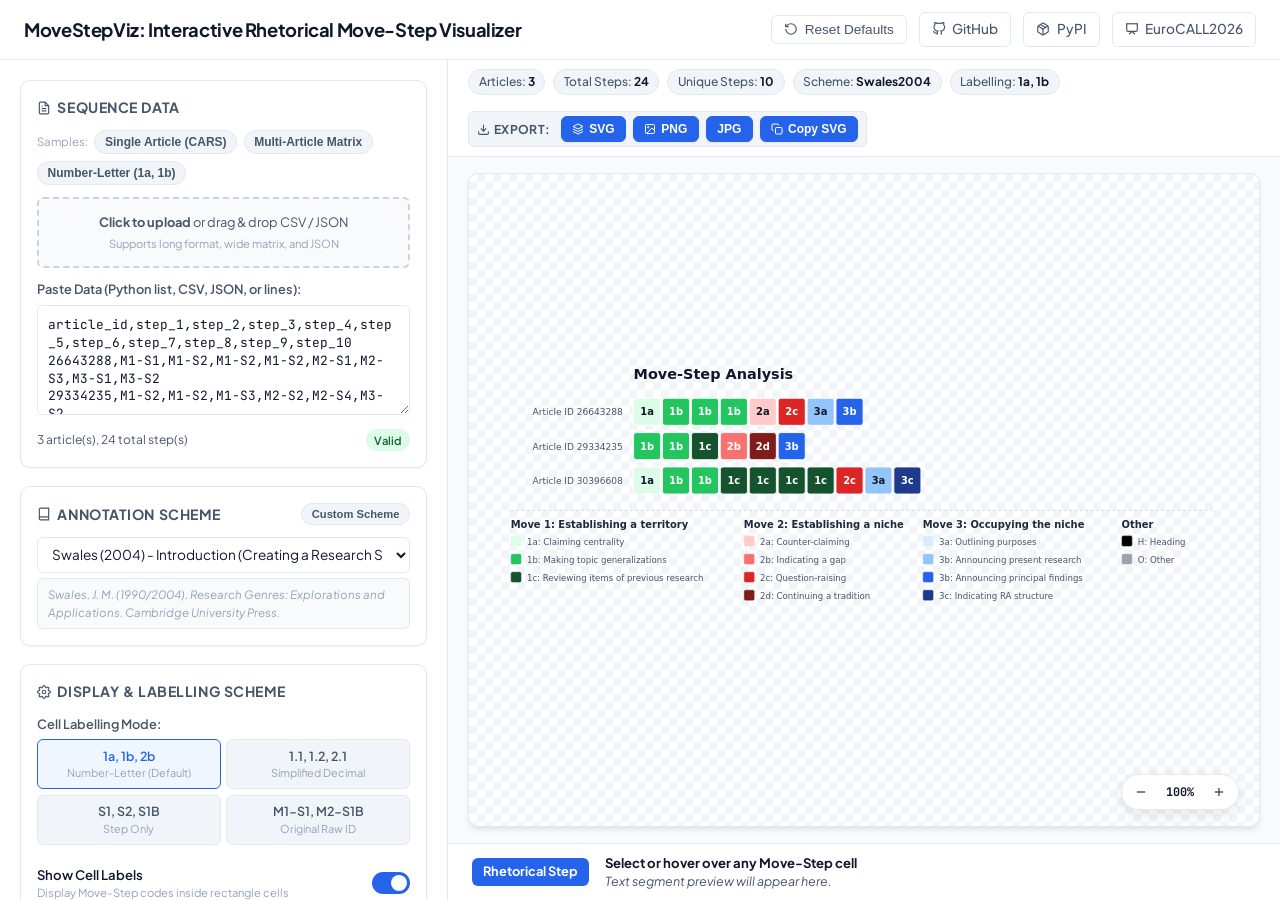
<file: index.html>
<!DOCTYPE html>
<html lang="en">
<head>
  <meta charset="UTF-8">
  <meta http-equiv="refresh" content="0; url=docs/">
  <script>location.replace('docs/' + location.search + location.hash);</script>
  <title>MoveStepViz</title>
</head>
<body>
  <p>Redirecting to <a href="docs/">MoveStepViz</a>...</p>
</body>
</html>
</file>
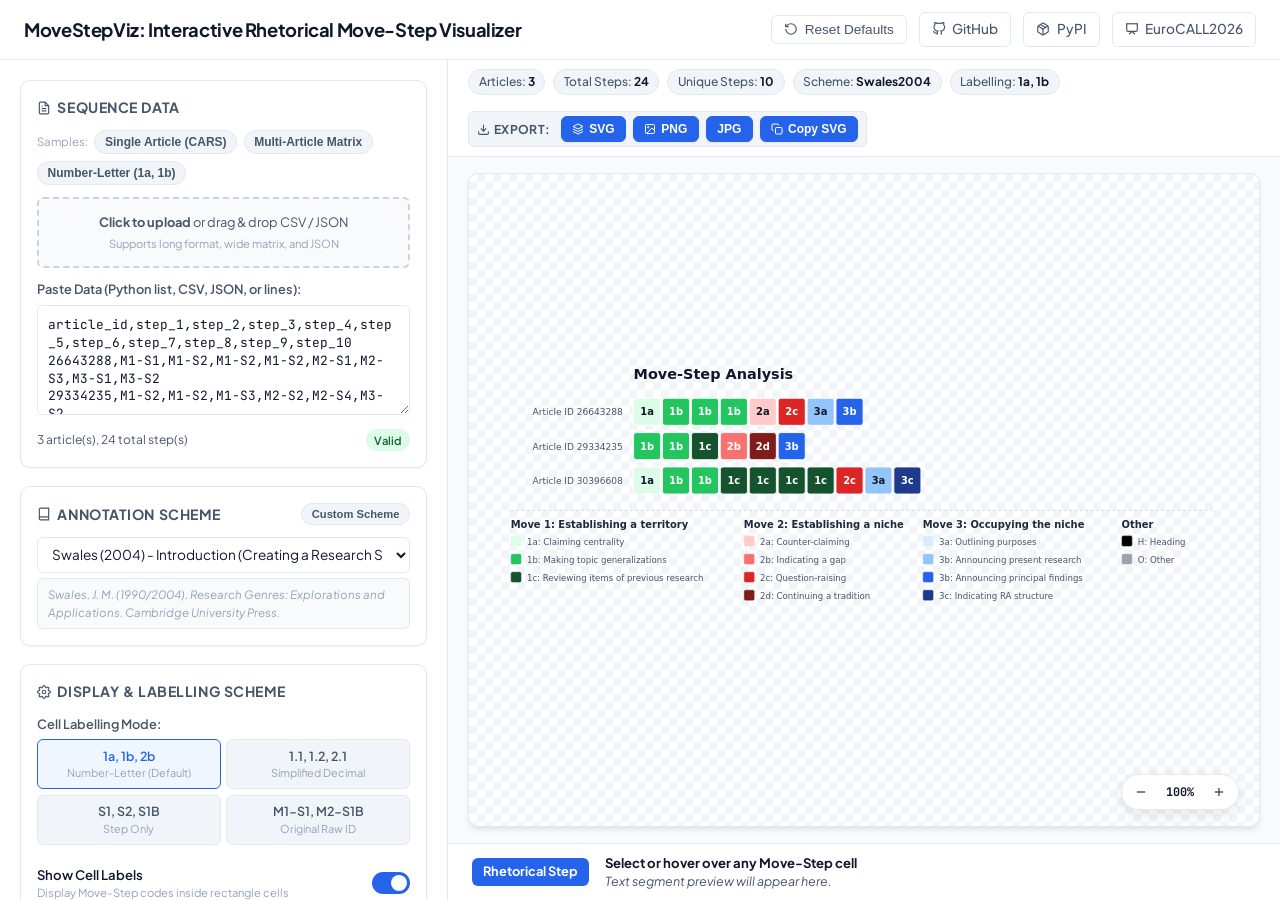
<file: docs/index.html>
<!DOCTYPE html>
<html lang="en">

<head>
  <meta charset="UTF-8">
  <meta name="viewport" content="width=device-width, initial-scale=1.0">
  <title>MoveStepViz - Interactive Rhetorical Move-Step Visualizer</title>
  <meta name="description" content="Interactive browser-based visualization tool for rhetorical move-step analysis.">
  <link rel="stylesheet" href="app.css?v=15">
  <link rel="icon" type="image/png" href="icon.png">
</head>

<body>

  <!-- Header -->
  <header class="app-header">
    <div class="brand">
      <h1 class="brand-title">MoveStepViz: Interactive Rhetorical Move-Step Visualizer</h1>
    </div>
    <div class="header-actions">
      <button class="header-btn" id="btn-reset-defaults" title="Reset all options to default settings">
        <svg width="14" height="14" viewBox="0 0 24 24" fill="none" stroke="currentColor" stroke-width="2">
          <path d="M3 12a9 9 0 1 0 9-9 9.75 9.75 0 0 0-6.74 2.74L3 8" />
          <path d="M3 3v5h5" />
        </svg>
        Reset Defaults
      </button>
      <a class="header-btn" href="https://github.com/charlestklam/movestepviz" target="_blank"
        rel="noopener noreferrer">
        <svg width="14" height="14" viewBox="0 0 24 24" fill="none" stroke="currentColor" stroke-width="2">
          <path
            d="M9 19c-5 1.5-5-2.5-7-3m14 6v-3.87a3.37 3.37 0 0 0-.94-2.61c3.14-.35 6.44-1.54 6.44-7A5.44 5.44 0 0 0 20 4.77 5.07 5.07 0 0 0 19.91 1S18.73.65 16 2.48a13.38 13.38 0 0 0-7 0C6.27.65 5.09 1 5.09 1A5.07 5.07 0 0 0 5 4.77a5.44 5.44 0 0 0-1.5 3.78c0 5.42 3.3 6.61 6.44 7A3.37 3.37 0 0 0 9 18.13V22" />
        </svg>
        GitHub
      </a>
      <a class="header-btn" href="https://pypi.org/project/movestepviz/" target="_blank" rel="noopener noreferrer">
        <svg width="14" height="14" viewBox="0 0 24 24" fill="none" stroke="currentColor" stroke-width="2">
          <path d="m7.5 4.27 9 5.15" />
          <path
            d="M21 8a2 2 0 0 0-1-1.73l-7-4a2 2 0 0 0-2 0l-7 4A2 2 0 0 0 3 8v8a2 2 0 0 0 1 1.73l7 4a2 2 0 0 0 2 0l7-4A2 2 0 0 0 21 16Z" />
          <path d="m3.3 7 8.7 5 8.7-5" />
          <path d="M12 22V12" />
        </svg>
        PyPI
      </a>
      <a class="header-btn" href="https://charles-lam.net/presentations/EuroCALL2026/" target="_blank"
        rel="noopener noreferrer">
        <svg width="14" height="14" viewBox="0 0 24 24" fill="none" stroke="currentColor" stroke-width="2">
          <path d="M2 3h20" />
          <path d="M21 3v11a2 2 0 0 1-2 2H5a2 2 0 0 1-2-2V3" />
          <path d="m7 21 5-5 5 5" />
        </svg>
        EuroCALL2026
      </a>
    </div>
  </header>

  <!-- Main Layout -->
  <div class="app-layout">

    <!-- Sidebar Controls -->
    <aside class="sidebar">

      <!-- Section: Data Input -->
      <section class="panel-section">
        <div class="section-header">
          <h2 class="section-title">
            <svg width="14" height="14" viewBox="0 0 24 24" fill="none" stroke="currentColor" stroke-width="2">
              <path d="M14 2H6a2 2 0 0 0-2 2v16a2 2 0 0 0 2 2h12a2 2 0 0 0 2-2V8z" />
              <polyline points="14 2 14 8 20 8" />
              <line x1="16" y1="13" x2="8" y2="13" />
              <line x1="16" y1="17" x2="8" y2="17" />
              <polyline points="10 9 9 9 8 9" />
            </svg>
            Sequence Data
          </h2>
        </div>

        <!-- Sample Presets -->
        <div class="sample-presets">
          <span style="font-size: 0.72rem; color: var(--text-muted); align-self: center;">Samples:</span>
          <button type="button" class="sample-chip" id="sample-single">Single Article (CARS)</button>
          <button type="button" class="sample-chip" id="sample-multi">Multi-Article Matrix</button>
          <button type="button" class="sample-chip" id="sample-nl">Number-Letter (1a, 1b)</button>
        </div>

        <!-- Dropzone File Upload -->
        <div class="dropzone" id="file-dropzone">
          <input type="file" id="file-input" accept=".csv,.tsv,.json,.txt" style="display:none;">
          <div class="dropzone-text">
            <strong>Click to upload</strong> or drag & drop CSV / JSON
          </div>
          <div class="dropzone-sub">Supports long format, wide matrix, and JSON</div>
        </div>

        <!-- Text Input -->
        <div class="form-group">
          <label class="form-label" for="data-input">Paste Data (Python list, CSV, JSON, or lines):</label>
          <textarea id="data-input" class="data-textarea"
            placeholder="Paste ['M1-S1', 'M1-S2', 'M2-S1B'] or CSV data here..."></textarea>
          <div class="data-stats-bar">
            <span id="detected-format">Format: Auto-detect</span>
            <span class="status-pill" id="data-status-pill">Ready</span>
          </div>
        </div>
      </section>

      <!-- Section: Annotation Scheme -->
      <section class="panel-section">
        <div class="section-header">
          <h2 class="section-title">
            <svg width="14" height="14" viewBox="0 0 24 24" fill="none" stroke="currentColor" stroke-width="2">
              <path d="M4 19.5A2.5 2.5 0 0 1 6.5 17H20" />
              <path d="M6.5 2H20v20H6.5A2.5 2.5 0 0 1 4 19.5v-15A2.5 2.5 0 0 1 6.5 2z" />
            </svg>
            Annotation Scheme
          </h2>
          <button type="button" class="sample-chip" id="btn-custom-scheme" style="font-size: 0.7rem;">Custom
            Scheme</button>
        </div>

        <div class="form-group">
          <select id="scheme-select" class="form-select">
            <option value="Swales2004">Swales (2004) - Introduction (Creating a Research Space, CARS)</option>
            <option value="Cotos_etal2017">Cotos et al. (2017) - Methods (Demonstrating Rigour and Credibility, DRaC)
            </option>
            <option value="Yang_Allison2003_Results">Yang & Allison (2003) - Results</option>
            <option value="Yang_Allison2003_Discussion">Yang & Allison (2003) - Discussion</option>
            <option value="custom" disabled id="custom-option">Custom Scheme (User defined)</option>
          </select>
          <div class="citation-box" id="scheme-citation">
            Swales, J. M. (1990/2004). Research Genres: Explorations and Applications. Cambridge University Press.
          </div>
        </div>
      </section>

      <!-- Section: Labelling Scheme & Visualization Options -->
      <section class="panel-section">
        <div class="section-header">
          <h2 class="section-title">
            <svg width="14" height="14" viewBox="0 0 24 24" fill="none" stroke="currentColor" stroke-width="2">
              <circle cx="12" cy="12" r="3" />
              <path
                d="M19.4 15a1.65 1.65 0 0 0 .33 1.82l.06.06a2 2 0 0 1 0 2.83 2 2 0 0 1-2.83 0l-.06-.06a1.65 1.65 0 0 0-1.82-.33 1.65 1.65 0 0 0-1 1.51V21a2 2 0 0 1-2 2 2 2 0 0 1-2-2v-.09A1.65 1.65 0 0 0 9 19.4a1.65 1.65 0 0 0-1.82.33l-.06.06a2 2 0 0 1-2.83 0 2 2 0 0 1 0-2.83l.06-.06a1.65 1.65 0 0 0 .33-1.82 1.65 1.65 0 0 0-1.51-1H3a2 2 0 0 1-2-2 2 2 0 0 1 2-2h.09A1.65 1.65 0 0 0 4.6 9a1.65 1.65 0 0 0-.33-1.82l-.06-.06a2 2 0 0 1 0-2.83 2 2 0 0 1 2.83 0l.06.06a1.65 1.65 0 0 0 1.82.33H9a1.65 1.65 0 0 0 1-1.51V3a2 2 0 0 1 2-2 2 2 0 0 1 2 2v.09a1.65 1.65 0 0 0 1 1.51 1.65 1.65 0 0 0 1.82-.33l.06-.06a2 2 0 0 1 2.83 0 2 2 0 0 1 0 2.83l-.06.06a1.65 1.65 0 0 0-.33 1.82V9a1.65 1.65 0 0 0 1.51 1H21a2 2 0 0 1 2 2 2 2 0 0 1-2 2h-.09a1.65 1.65 0 0 0-1.51 1z" />
            </svg>
            Display & Labelling Scheme
          </h2>
        </div>

        <!-- Labelling Scheme Radio Pills -->
        <div class="form-group">
          <label class="form-label">Cell Labelling Mode:</label>
          <div class="radio-group-pills">
            <div class="radio-pill">
              <input type="radio" id="mode-nl" name="labelling-mode" value="number-letter" checked>
              <label for="mode-nl">
                1a, 1b, 2b
                <span class="desc">Number-Letter (Default)</span>
              </label>
            </div>
            <div class="radio-pill">
              <input type="radio" id="mode-simp" name="labelling-mode" value="simplified">
              <label for="mode-simp">
                1.1, 1.2, 2.1
                <span class="desc">Simplified Decimal</span>
              </label>
            </div>
            <div class="radio-pill">
              <input type="radio" id="mode-step" name="labelling-mode" value="step-only">
              <label for="mode-step">
                S1, S2, S1B
                <span class="desc">Step Only</span>
              </label>
            </div>
            <div class="radio-pill">
              <input type="radio" id="mode-orig" name="labelling-mode" value="original">
              <label for="mode-orig">
                M1-S1, M2-S1B
                <span class="desc">Original Raw ID</span>
              </label>
            </div>
          </div>
        </div>

        <!-- Toggles -->
        <div class="toggle-row">
          <div class="toggle-info">
            <span class="toggle-title">Show Cell Labels</span>
            <span class="toggle-desc">Display Move-Step codes inside rectangle cells</span>
          </div>
          <label class="switch">
            <input type="checkbox" id="toggle-show-labels" checked>
            <span class="slider"></span>
          </label>
        </div>

        <div class="toggle-row">
          <div class="toggle-info">
            <span class="toggle-title">Normalized Width</span>
            <span class="toggle-desc">Equalize total row lengths across variable sequences</span>
          </div>
          <label class="switch">
            <input type="checkbox" id="toggle-normalize">
            <span class="slider"></span>
          </label>
        </div>

        <div class="toggle-row">
          <div class="toggle-info">
            <span class="toggle-title">Hierarchical Legend</span>
            <span class="toggle-desc">Display Move groups (drag-and-drop & snap enabled)</span>
          </div>
          <label class="switch">
            <input type="checkbox" id="toggle-legend" checked>
            <span class="slider"></span>
          </label>
        </div>
        <div style="display: flex; justify-content: flex-end; margin-top: 0.35rem; margin-bottom: 0.5rem;">
          <button type="button" class="sample-chip" id="btn-reset-legend" style="font-size: 0.68rem;">Reset Legend
            Layout</button>
        </div>

        <div class="toggle-row">
          <div class="toggle-info">
            <span class="toggle-title">Chart Title</span>
            <span class="toggle-desc">Include custom title header</span>
          </div>
          <label class="switch">
            <input type="checkbox" id="toggle-title" checked>
            <span class="slider"></span>
          </label>
        </div>

        <div class="form-group" id="title-input-group" style="margin-top: 0.5rem;">
          <input type="text" id="custom-title-input" class="form-input" value="Move-Step Analysis"
            placeholder="Enter chart title...">
        </div>

        <div class="toggle-row">
          <div class="toggle-info">
            <span class="toggle-title">Transparent Background</span>
            <span class="toggle-desc">Export PNG/SVG with transparent background</span>
          </div>
          <label class="switch">
            <input type="checkbox" id="toggle-transparent" checked>
            <span class="slider"></span>
          </label>
        </div>

        <!-- Sliders -->
        <div class="range-group">
          <div class="range-header">
            <span>Font Size</span>
            <span id="val-font-size">11px</span>
          </div>
          <input type="range" id="slider-font-size" class="form-range" min="8" max="20" value="11">
        </div>

        <div class="range-group">
          <div class="range-header">
            <span>Cell Height</span>
            <span id="val-cell-height">30px</span>
          </div>
          <input type="range" id="slider-cell-height" class="form-range" min="18" max="50" value="30">
        </div>

        <div class="range-group">
          <div class="range-header">
            <span>Cell Spacing / Gap</span>
            <span id="val-cell-gap">2px</span>
          </div>
          <input type="range" id="slider-cell-gap" class="form-range" min="0" max="6" value="2">
        </div>
      </section>

      <!-- Section: Color Customization -->
      <section class="panel-section">
        <div class="section-header">
          <h2 class="section-title">
            <svg width="14" height="14" viewBox="0 0 24 24" fill="none" stroke="currentColor" stroke-width="2">
              <path d="M12 2.69l5.66 5.66a8 8 0 1 1-11.31 0z" />
            </svg>
            Color Palette Overrides
          </h2>
          <button type="button" class="sample-chip" id="btn-reset-colors" style="font-size: 0.7rem;">Reset
            Colors</button>
        </div>
        <p style="font-size: 0.72rem; color: var(--text-muted);">Click any color swatch to override with a custom color:
        </p>
        <div class="palette-list" id="palette-overrides-list">
          <!-- Populated dynamically based on active scheme -->
        </div>
      </section>

    </aside>

    <!-- Main Visualization Area -->
    <main class="viz-container">

      <!-- Toolbar with Export Chart on the Right -->
      <div class="viz-toolbar">
        <div class="stats-pills">
          <div class="stat-pill">Articles: <strong id="stat-articles">3</strong></div>
          <div class="stat-pill">Total Steps: <strong id="stat-total-steps">0</strong></div>
          <div class="stat-pill">Unique Steps: <strong id="stat-unique-steps">0</strong></div>
          <div class="stat-pill">Scheme: <strong id="stat-scheme">Swales (2004)</strong></div>
          <div class="stat-pill" id="stat-mode-pill">Labelling: <strong id="stat-mode">1a, 1b</strong></div>
        </div>

        <!-- Export Chart Box to the Right -->
        <div class="export-box-right">
          <span class="export-box-title">
            <svg width="13" height="13" viewBox="0 0 24 24" fill="none" stroke="currentColor" stroke-width="2">
              <path d="M21 15v4a2 2 0 0 1-2 2H5a2 2 0 0 1-2-2v-4" />
              <polyline points="7 10 12 15 17 10" />
              <line x1="12" y1="15" x2="12" y2="3" />
            </svg>
            Export:
          </span>
          <button type="button" class="btn btn-sm btn-primary" id="btn-export-svg"
            title="Export as scalable vector graphic">
            <svg width="12" height="12" viewBox="0 0 24 24" fill="none" stroke="currentColor" stroke-width="2">
              <polygon points="12 2 2 7 12 12 22 7 12 2" />
              <polyline points="2 17 12 22 22 17" />
              <polyline points="2 12 12 17 22 12" />
            </svg>
            SVG
          </button>
          <button type="button" class="btn btn-sm btn-primary" id="btn-export-png"
            title="Export as 2x high-resolution PNG">
            <svg width="12" height="12" viewBox="0 0 24 24" fill="none" stroke="currentColor" stroke-width="2">
              <rect x="3" y="3" width="18" height="18" rx="2" />
              <circle cx="8.5" cy="8.5" r="1.5" />
              <polyline points="21 15 16 10 5 21" />
            </svg>
            PNG
          </button>
          <button type="button" class="btn btn-sm btn-primary" id="btn-export-jpg"
            title="Export as JPEG image with white background">
            JPG
          </button>
          <button type="button" class="btn btn-sm btn-primary" id="btn-copy-svg"
            title="Copy SVG source code to clipboard">
            <svg width="12" height="12" viewBox="0 0 24 24" fill="none" stroke="currentColor" stroke-width="2">
              <rect x="9" y="9" width="13" height="13" rx="2" ry="2" />
              <path d="M5 15H4a2 2 0 0 1-2-2V4a2 2 0 0 1 2-2h9a2 2 0 0 1 2 2v1" />
            </svg>
            Copy SVG
          </button>
        </div>
      </div>

      <!-- Canvas Area -->
      <div class="canvas-wrapper">
        <div class="svg-card transparent-bg" id="svg-card">
          <!-- Unmatched Steps Popup (Right-hand side, below Export boxes) -->
          <div class="unmatched-steps-popup" id="unmatched-steps-popup" style="display: none;">
            <div class="unmatched-popup-header">
              <div class="unmatched-popup-title">
                <svg width="15" height="15" viewBox="0 0 24 24" fill="none" stroke="#d97706" stroke-width="2.2"
                  style="flex-shrink:0;">
                  <path d="M10.29 3.86L1.82 18a2 2 0 0 0 1.71 3h16.94a2 2 0 0 0 1.71-3L13.71 3.86a2 2 0 0 0-3.42 0z" />
                  <line x1="12" y1="9" x2="12" y2="13" />
                  <line x1="12" y1="17" x2="12.01" y2="17" />
                </svg>
                <span>Annotated steps not found in selection scheme:</span>
              </div>
              <button type="button" class="unmatched-popup-close" id="btn-close-unmatched"
                title="Dismiss">&times;</button>
            </div>
            <div class="unmatched-steps-list" id="unmatched-steps-list"></div>
          </div>

          <div id="chart-viewport"></div>

          <!-- Floating Canvas Zoom Bar -->
          <div class="canvas-zoom-bar" id="canvas-zoom-bar">
            <button type="button" class="zoom-btn" id="btn-zoom-out" title="Zoom Out (Scroll Down)">
              <svg width="14" height="14" viewBox="0 0 24 24" fill="none" stroke="currentColor" stroke-width="2.5">
                <line x1="5" y1="12" x2="19" y2="12" />
              </svg>
            </button>
            <button type="button" class="zoom-badge-btn" id="btn-zoom-reset"
              title="Reset Zoom to 100% (Double Click Canvas)">
              <span id="zoom-level-text">100%</span>
            </button>
            <button type="button" class="zoom-btn" id="btn-zoom-in" title="Zoom In (Scroll Up)">
              <svg width="14" height="14" viewBox="0 0 24 24" fill="none" stroke="currentColor" stroke-width="2.5">
                <line x1="12" y1="5" x2="12" y2="19" />
                <line x1="5" y1="12" x2="19" y2="12" />
              </svg>
            </button>
          </div>
        </div>
      </div>

      <!-- Sentence Inspector Card -->
      <div class="inspector-card" id="inspector-card">
        <div class="inspector-info">
          <span class="inspector-badge" id="insp-badge" style="background: #2563eb;">Rhetorical Step</span>
          <div class="inspector-details">
            <div class="inspector-title" id="insp-title">Select or hover over any Move-Step cell</div>
            <div class="inspector-sentence" id="insp-sentence">Text segment preview will appear here.</div>
          </div>
        </div>
        <button type="button" class="header-btn" id="insp-copy-btn" style="display:none;">
          Copy Text
        </button>
      </div>

    </main>

  </div>

  <!-- Floating Hover Tooltip -->
  <div class="viz-tooltip" id="viz-tooltip">
    <div class="tip-header" id="tip-title"></div>
    <div class="tip-move" id="tip-move"></div>
    <div class="tip-desc" id="tip-desc"></div>
    <div class="tip-text" id="tip-text" style="display: none;"></div>
  </div>

  <!-- Custom Scheme Modal -->
  <div class="modal-overlay" id="custom-scheme-modal">
    <div class="modal-box">
      <div class="modal-header">
        <h3 class="modal-title">Custom Annotation Scheme</h3>
        <button type="button" class="modal-close" id="modal-close-btn">&times;</button>
      </div>
      <p style="font-size: 0.78rem; color: var(--text-secondary); margin-bottom: 0.5rem;">
        Format: <code>label_id; move_name; step_name</code> per line.
      </p>
      <textarea class="modal-textarea" id="custom-scheme-textarea" placeholder="M1-S1; Move 1: Background; Step 1: Literature Review
M1-S2; Move 1: Background; Step 2: Contextualizing
M2-S1; Move 2: Niche; Step 1: Indicating a gap"></textarea>
      <div style="display: flex; justify-content: flex-end; gap: 0.5rem;">
        <button type="button" class="btn btn-secondary" id="modal-cancel-btn">Cancel</button>
        <button type="button" class="btn btn-primary" id="modal-apply-btn">Apply Custom Scheme</button>
      </div>
    </div>
  </div>

  <!-- JavaScript Modules -->
  <script src="schemes.js?v=15"></script>
  <script src="parser.js?v=15"></script>
  <script src="visualizer.js?v=15"></script>
  <script>
    (function () {
      // Demo Samples
      const DEMO_SINGLE = `sentence_id,label,text
1,M1-S1,Discourse analysis is vital in EAP.
2,M1-S2,Recent studies focus on move analysis.
3,M1-S3,Swales (2004) proposed the CARS model.
4,M2-S2,"However, automated sequence visualization remains underexplored."
5,M2-S3,How can GenAI streamline move-step visualization?
6,M3-S1A,This paper introduces MoveStepViz.
7,M3-S2,We present a Python library and web tool.
8,M3-S3,The remainder of this paper details the implementation.`;

      const DEMO_MULTI = `article_id,step_1,step_2,step_3,step_4,step_5,step_6,step_7,step_8,step_9,step_10
26643288,M1-S1,M1-S2,M1-S2,M1-S2,M2-S1,M2-S3,M3-S1,M3-S2
29334235,M1-S2,M1-S2,M1-S3,M2-S2,M2-S4,M3-S2,
30396608,M1-S1,M1-S2,M1-S2,M1-S3,M1-S3,M1-S3,M1-S3,M2-S3,M3-S1,M3-S3,`;

      const DEMO_NL = `{
  "Text01": ["1b", "1b", "1c", "1b", "2a", "2b", "1b", "1c", "1c", "1c", "1c", "1c", "1c", "2c", "1c", "1c", "1c", "1c", "1a", "3b", "1c", "1b", "1c", "1c", "3b", "3a"],
  "Text02": ["1b", "1b", "1b", "2a", "1b", "1b", "1b", "1b", "3b", "3b", "1a", "3c", "1a", "3c"],
  "Text03": ["1c", "1b", "1b", "1a", "1b", "1b", "1c", "1b", "2b", "2b", "1c", "1c", "1c", "1c", "3a"],
  "Text04": ["1a", "1b", "1b", "1b", "1c", "1c", "1a", "1c", "1c", "2b", "1c", "1c", "1c", "1c", "3a", "3b"],
  "Text05": ["1a", "1b", "1a", "1c", "1c", "1c", "1b", "2a", "2a", "1c", "1c", "1c", "2c", "2a", "1b", "1a", "2b", "3b", "3b", "3c", "3c", "3c", "3c"]
}`;

      // State
      let currentSequences = [];
      let currentSchemeKey = 'Swales2004';
      let customSchemeData = null;
      let customColors = {};
      let customLegendPositions = {};
      let currentSvgElement = null;

      // Canvas Zoom & Pan State
      let currentZoom = 1.0;
      let panX = 0;
      let panY = 0;
      let isPanningCanvas = false;
      let panStart = { x: 0, y: 0 };
      let startPanOffset = { x: 0, y: 0 };

      // Unmatched steps notification state
      let dismissedUnmatchedSignature = null;

      // DOM Elements
      const dataInput = document.getElementById('data-input');
      const schemeSelect = document.getElementById('scheme-select');
      const schemeCitation = document.getElementById('scheme-citation');
      const customOption = document.getElementById('custom-option');
      const fileInput = document.getElementById('file-input');
      const fileDropzone = document.getElementById('file-dropzone');
      const detectedFormat = document.getElementById('detected-format');
      const dataStatusPill = document.getElementById('data-status-pill');

      const toggleShowLabels = document.getElementById('toggle-show-labels');
      const toggleNormalize = document.getElementById('toggle-normalize');
      const toggleLegend = document.getElementById('toggle-legend');
      const toggleTitle = document.getElementById('toggle-title');
      const titleInputGroup = document.getElementById('title-input-group');
      const customTitleInput = document.getElementById('custom-title-input');
      const toggleTransparent = document.getElementById('toggle-transparent');

      const sliderFontSize = document.getElementById('slider-font-size');
      const valFontSize = document.getElementById('val-font-size');
      const sliderCellHeight = document.getElementById('slider-cell-height');
      const valCellHeight = document.getElementById('val-cell-height');
      const sliderCellGap = document.getElementById('slider-cell-gap');
      const valCellGap = document.getElementById('val-cell-gap');

      const chartViewport = document.getElementById('chart-viewport');
      const svgCard = document.getElementById('svg-card');
      const paletteList = document.getElementById('palette-overrides-list');
      const tooltip = document.getElementById('viz-tooltip');

      // Inspector DOM
      const inspBadge = document.getElementById('insp-badge');
      const inspTitle = document.getElementById('insp-title');
      const inspSentence = document.getElementById('insp-sentence');
      const inspCopyBtn = document.getElementById('insp-copy-btn');

      // Stats DOM
      const statArticles = document.getElementById('stat-articles');
      const statTotalSteps = document.getElementById('stat-total-steps');
      const statUniqueSteps = document.getElementById('stat-unique-steps');
      const statScheme = document.getElementById('stat-scheme');
      const statMode = document.getElementById('stat-mode');

      function getSelectedLabellingMode() {
        const checked = document.querySelector('input[name="labelling-mode"]:checked');
        return checked ? checked.value : 'number-letter';
      }

      function getActiveScheme() {
        if (currentSchemeKey === 'custom' && customSchemeData) {
          return customSchemeData;
        }
        return window.PRESET_SCHEMES[currentSchemeKey] || window.PRESET_SCHEMES['Swales2004'];
      }

      function updateSchemeMetadata() {
        const scheme = getActiveScheme();
        schemeCitation.textContent = scheme.citation || scheme.source || '';
        statScheme.textContent = scheme.source || scheme.key;
        renderPaletteOverrides();
      }

      function renderPaletteOverrides() {
        paletteList.innerHTML = '';
        const scheme = getActiveScheme();
        if (!scheme || !scheme.moves) return;

        scheme.moves.forEach(move => {
          (move.steps || []).forEach(step => {
            const item = document.createElement('div');
            item.className = 'palette-item';

            const nameSpan = document.createElement('span');
            nameSpan.textContent = `${step.id}: ${step.title || step.name}`;
            nameSpan.title = step.name;

            const colorInput = document.createElement('input');
            colorInput.type = 'color';
            colorInput.className = 'palette-color-picker';
            colorInput.value = customColors[step.id] || step.color || '#9ca3af';

            colorInput.addEventListener('input', (e) => {
              customColors[step.id] = e.target.value;
              renderVisualization();
            });

            item.appendChild(nameSpan);
            item.appendChild(colorInput);
            paletteList.appendChild(item);
          });
        });
      }

      function updateDataFromInput() {
        dismissedUnmatchedSignature = null;
        const text = dataInput.value.trim();
        if (!text) {
          currentSequences = [];
          detectedFormat.textContent = 'No input';
          dataStatusPill.textContent = 'Empty';
          dataStatusPill.className = 'status-pill warn';
          renderVisualization();
          return;
        }

        try {
          currentSequences = window.MoveStepParser.parseData(text);
          if (currentSequences.length > 0) {
            let totalSteps = currentSequences.reduce((acc, s) => acc + s.items.length, 0);
            detectedFormat.textContent = `${currentSequences.length} article(s), ${totalSteps} total step(s)`;
            dataStatusPill.textContent = 'Valid';
            dataStatusPill.className = 'status-pill';
          } else {
            detectedFormat.textContent = 'Could not parse sequence';
            dataStatusPill.textContent = 'Parse error';
            dataStatusPill.className = 'status-pill warn';
          }
        } catch (e) {
          detectedFormat.textContent = 'Error parsing data';
          dataStatusPill.textContent = 'Error';
          dataStatusPill.className = 'status-pill warn';
        }

        renderVisualization();
      }

      function renderVisualization() {
        const scheme = getActiveScheme();
        const mode = getSelectedLabellingMode();

        const opts = {
          title: customTitleInput.value.trim() || 'Move-Step Analysis',
          showTitle: toggleTitle.checked,
          legend: toggleLegend.checked,
          labellingScheme: mode,
          showLabels: toggleShowLabels.checked,
          normalizeWidth: toggleNormalize.checked,
          fontSize: parseInt(sliderFontSize.value, 10),
          cellHeight: parseInt(sliderCellHeight.value, 10),
          cellGap: parseInt(sliderCellGap.value, 10),
          customColors: customColors,
          legendPositions: customLegendPositions,
          transparent: toggleTransparent.checked,
          onCellHover: handleCellHover,
          onCellClick: handleCellClick,
          onLegendMoved: (moveId, pos) => {
            customLegendPositions[moveId] = pos;
          }
        };

        // Update stats
        statArticles.textContent = currentSequences.length;
        const totalSteps = currentSequences.reduce((acc, s) => acc + (s.items ? s.items.length : 0), 0);
        statTotalSteps.textContent = totalSteps;

        const uniqueStepSet = new Set();
        currentSequences.forEach(s => {
          (s.items || []).forEach(it => {
            const lbl = (it.label || '').trim();
            if (lbl) uniqueStepSet.add(lbl);
          });
        });
        statUniqueSteps.textContent = uniqueStepSet.size;

        const modeMap = {
          'number-letter': '1a, 1b',
          'simplified': '1.1, 1.2',
          'step-only': 'S1, S2',
          'original': 'M1-S1'
        };
        statMode.textContent = modeMap[mode] || mode;

        if (toggleTransparent.checked) {
          svgCard.classList.add('transparent-bg');
        } else {
          svgCard.classList.remove('transparent-bg');
        }

        currentSvgElement = window.MoveStepVisualizer.render(chartViewport, currentSequences, scheme, opts);
        applyCanvasTransform();
        checkUnmatchedSteps(currentSequences, scheme);
      }

      function updateInspectorCard(cellData) {
        if (!cellData) return;
        inspBadge.textContent = cellData.formattedLabel;
        inspBadge.style.background = cellData.color;
        inspBadge.style.color = window.getContrastTextColor(cellData.color);

        inspTitle.textContent = `${cellData.meta.moveName} — ${cellData.meta.stepTitle}`;
        if (cellData.text) {
          inspSentence.textContent = `"${cellData.text}"`;
          inspCopyBtn.style.display = 'inline-flex';
          inspCopyBtn.onclick = () => {
            navigator.clipboard.writeText(cellData.text);
            inspCopyBtn.textContent = 'Copied!';
            setTimeout(() => { inspCopyBtn.textContent = 'Copy Text'; }, 1500);
          };
        } else {
          inspSentence.textContent = `${cellData.articleId} · Rhetorical Step ${cellData.unitIndex} of ${cellData.totalUnits} · ${cellData.meta.description || 'No raw sentence text provided'}`;
          inspCopyBtn.style.display = 'none';
        }
      }

      function handleCellHover(e, cellData) {
        if (!cellData || !e) {
          tooltip.style.display = 'none';
          return;
        }

        updateInspectorCard(cellData);

        const tipTitle = document.getElementById('tip-title');
        const tipMove = document.getElementById('tip-move');
        const tipDesc = document.getElementById('tip-desc');
        const tipText = document.getElementById('tip-text');

        tipTitle.textContent = `${cellData.formattedLabel}: ${cellData.meta.stepTitle}`;
        tipMove.textContent = `${cellData.meta.moveName} · ${cellData.articleId} (Rhetorical Step ${cellData.unitIndex}/${cellData.totalUnits})`;
        tipDesc.textContent = cellData.meta.description || 'Rhetorical move-step unit.';

        if (cellData.text) {
          tipText.textContent = `"${cellData.text}"`;
          tipText.style.display = 'block';
        } else {
          tipText.style.display = 'none';
        }

        tooltip.style.display = 'block';

        // Position tooltip near cursor
        const pad = 12;
        let x = e.clientX + pad;
        let y = e.clientY + pad;

        if (x + 320 > window.innerWidth) {
          x = e.clientX - 330;
        }
        if (y + 160 > window.innerHeight) {
          y = e.clientY - 170;
        }

        tooltip.style.left = `${x}px`;
        tooltip.style.top = `${y}px`;
      }

      function handleCellClick(cellData) {
        updateInspectorCard(cellData);
      }

      // Event Listeners: Sample Buttons
      document.getElementById('sample-single').addEventListener('click', () => {
        dataInput.value = DEMO_SINGLE;
        schemeSelect.value = 'Swales2004';
        currentSchemeKey = 'Swales2004';
        updateSchemeMetadata();
        updateDataFromInput();
      });

      document.getElementById('sample-multi').addEventListener('click', () => {
        dataInput.value = DEMO_MULTI;
        schemeSelect.value = 'Swales2004';
        currentSchemeKey = 'Swales2004';
        updateSchemeMetadata();
        updateDataFromInput();
      });

      document.getElementById('sample-nl').addEventListener('click', () => {
        dataInput.value = DEMO_NL;
        schemeSelect.value = 'Swales2004';
        currentSchemeKey = 'Swales2004';
        updateSchemeMetadata();
        updateDataFromInput();
      });

      // Text Input change
      dataInput.addEventListener('input', updateDataFromInput);

      // File Upload
      fileDropzone.addEventListener('click', () => fileInput.click());
      fileDropzone.addEventListener('dragover', (e) => {
        e.preventDefault();
        fileDropzone.classList.add('dragover');
      });
      fileDropzone.addEventListener('dragleave', () => fileDropzone.classList.remove('dragover'));
      fileDropzone.addEventListener('drop', (e) => {
        e.preventDefault();
        fileDropzone.classList.remove('dragover');
        if (e.dataTransfer.files && e.dataTransfer.files[0]) {
          readFile(e.dataTransfer.files[0]);
        }
      });
      fileInput.addEventListener('change', (e) => {
        if (e.target.files && e.target.files[0]) {
          readFile(e.target.files[0]);
        }
      });

      function readFile(file) {
        const reader = new FileReader();
        reader.onload = function (evt) {
          dataInput.value = evt.target.result;
          updateDataFromInput();
        };
        reader.readAsText(file);
      }

      // Scheme Select
      schemeSelect.addEventListener('change', (e) => {
        currentSchemeKey = e.target.value;
        customLegendPositions = {};
        dismissedUnmatchedSignature = null;
        updateSchemeMetadata();
        renderVisualization();
      });

      // Reset Legend Layout
      document.getElementById('btn-reset-legend').addEventListener('click', () => {
        customLegendPositions = {};
        renderVisualization();
      });

      // Labelling mode radios
      document.querySelectorAll('input[name="labelling-mode"]').forEach(radio => {
        radio.addEventListener('change', renderVisualization);
      });

      // Toggles
      toggleShowLabels.addEventListener('change', renderVisualization);
      toggleNormalize.addEventListener('change', renderVisualization);
      toggleLegend.addEventListener('change', renderVisualization);
      toggleTitle.addEventListener('change', () => {
        titleInputGroup.style.display = toggleTitle.checked ? 'block' : 'none';
        renderVisualization();
      });
      customTitleInput.addEventListener('input', renderVisualization);
      toggleTransparent.addEventListener('change', renderVisualization);

      // Sliders
      sliderFontSize.addEventListener('input', (e) => {
        valFontSize.textContent = `${e.target.value}px`;
        renderVisualization();
      });
      sliderCellHeight.addEventListener('input', (e) => {
        valCellHeight.textContent = `${e.target.value}px`;
        renderVisualization();
      });
      sliderCellGap.addEventListener('input', (e) => {
        valCellGap.textContent = `${e.target.value}px`;
        renderVisualization();
      });

      // Reset Colors
      document.getElementById('btn-reset-colors').addEventListener('click', () => {
        customColors = {};
        renderPaletteOverrides();
        renderVisualization();
      });

      // Reset Defaults
      document.getElementById('btn-reset-defaults').addEventListener('click', () => {
        dataInput.value = DEMO_MULTI;
        document.getElementById('mode-nl').checked = true;
        toggleShowLabels.checked = true;
        toggleNormalize.checked = false;
        toggleLegend.checked = true;
        toggleTitle.checked = true;
        titleInputGroup.style.display = 'block';
        customTitleInput.value = 'Move-Step Analysis';
        toggleTransparent.checked = true;

        sliderFontSize.value = 11;
        valFontSize.textContent = '11px';
        sliderCellHeight.value = 30;
        valCellHeight.textContent = '30px';
        sliderCellGap.value = 2;
        valCellGap.textContent = '2px';

        customColors = {};
        customLegendPositions = {};
        currentZoom = 1.0;
        panX = 0;
        panY = 0;
        schemeSelect.value = 'Swales2004';
        currentSchemeKey = 'Swales2004';
        updateSchemeMetadata();
        updateDataFromInput();
      });

      // Export Buttons
      document.getElementById('btn-export-svg').addEventListener('click', () => {
        window.MoveStepVisualizer.exportSVG(currentSvgElement, 'movestep_viz.svg');
      });

      document.getElementById('btn-export-png').addEventListener('click', () => {
        window.MoveStepVisualizer.exportRaster(currentSvgElement, 'movestep_viz.png', 'image/png', toggleTransparent.checked);
      });

      document.getElementById('btn-export-jpg').addEventListener('click', () => {
        window.MoveStepVisualizer.exportRaster(currentSvgElement, 'movestep_viz.jpg', 'image/jpeg', false);
      });

      document.getElementById('btn-copy-svg').addEventListener('click', async () => {
        const btn = document.getElementById('btn-copy-svg');
        const ok = await window.MoveStepVisualizer.copySVG(currentSvgElement);
        if (ok) {
          const oldText = btn.innerHTML;
          btn.textContent = 'Copied!';
          setTimeout(() => { btn.innerHTML = oldText; }, 1500);
        }
      });

      // Canvas Zoom & Pan Implementation
      function applyCanvasTransform() {
        if (!currentSvgElement) return;
        currentSvgElement.style.transform = `translate(${panX}px, ${panY}px) scale(${currentZoom})`;
        const zoomText = document.getElementById('zoom-level-text');
        if (zoomText) {
          zoomText.textContent = `${Math.round(currentZoom * 100)}%`;
        }
        if (currentZoom > 1.05) {
          chartViewport.classList.add('can-pan');
        } else {
          chartViewport.classList.remove('can-pan');
        }
      }

      function setCanvasZoom(newZoom) {
        currentZoom = Math.min(4.0, Math.max(0.4, parseFloat(newZoom.toFixed(2))));
        applyCanvasTransform();
      }

      document.getElementById('btn-zoom-in').addEventListener('click', () => {
        setCanvasZoom(currentZoom + 0.25);
      });

      document.getElementById('btn-zoom-out').addEventListener('click', () => {
        setCanvasZoom(currentZoom - 0.25);
      });

      document.getElementById('btn-zoom-reset').addEventListener('click', () => {
        currentZoom = 1.0;
        panX = 0;
        panY = 0;
        applyCanvasTransform();
      });

      // Mouse Wheel Zoom within Canvas
      svgCard.addEventListener('wheel', (e) => {
        e.preventDefault();
        const delta = e.deltaY < 0 ? 0.15 : -0.15;
        setCanvasZoom(currentZoom + delta);
      }, { passive: false });

      // Canvas Background Panning when Zoomed
      svgCard.addEventListener('pointerdown', (e) => {
        if (e.target.closest('.step-cell') || e.target.closest('.legend-move-block') || e.target.closest('.canvas-zoom-bar') || e.target.closest('#unmatched-steps-popup')) {
          return;
        }
        if (e.button !== 0) return;
        isPanningCanvas = true;
        chartViewport.classList.add('is-panning');
        panStart = { x: e.clientX, y: e.clientY };
        startPanOffset = { x: panX, y: panY };
        svgCard.setPointerCapture(e.pointerId);
      });

      svgCard.addEventListener('pointermove', (e) => {
        if (!isPanningCanvas) return;
        const dx = e.clientX - panStart.x;
        const dy = e.clientY - panStart.y;
        panX = startPanOffset.x + dx;
        panY = startPanOffset.y + dy;
        applyCanvasTransform();
      });

      const stopCanvasPan = (e) => {
        if (!isPanningCanvas) return;
        isPanningCanvas = false;
        chartViewport.classList.remove('is-panning');
        try { svgCard.releasePointerCapture(e.pointerId); } catch (err) { }
      };
      svgCard.addEventListener('pointerup', stopCanvasPan);
      svgCard.addEventListener('pointercancel', stopCanvasPan);

      // Double-click to reset zoom
      svgCard.addEventListener('dblclick', (e) => {
        if (e.target.closest('.canvas-zoom-bar') || e.target.closest('.step-cell') || e.target.closest('.legend-move-block') || e.target.closest('#unmatched-steps-popup')) return;
        currentZoom = 1.0;
        panX = 0;
        panY = 0;
        applyCanvasTransform();
      });

      // Unmatched Steps Detection & Display
      function checkUnmatchedSteps(sequences, scheme) {
        const popup = document.getElementById('unmatched-steps-popup');
        const listEl = document.getElementById('unmatched-steps-list');
        if (!popup || !listEl) return;

        if (!sequences || sequences.length === 0 || !scheme || !scheme.moves) {
          popup.style.display = 'none';
          return;
        }

        const recognized = new Set();
        const addRec = (k) => {
          if (!k) return;
          const s = String(k).trim();
          recognized.add(s);
          recognized.add(s.toLowerCase());
          recognized.add(s.toUpperCase());
          recognized.add(s.replace(/[-_\s]/g, '').toUpperCase());
        };

        scheme.moves.forEach(m => {
          const mNum = m.move_number;
          (m.steps || []).forEach((st, sIdx) => {
            addRec(st.id);
            if (window.formatLabelText) {
              addRec(window.formatLabelText(st.id, 'number-letter'));
              addRec(window.formatLabelText(st.id, 'simplified'));
              addRec(window.formatLabelText(st.id, 'step-only'));
            }

            if (mNum !== undefined && mNum !== null) {
              const letter = String.fromCharCode(97 + sIdx);
              addRec(`${mNum}${letter}`);
              addRec(`${mNum}.${sIdx + 1}`);
              addRec(`M${mNum}-S${sIdx + 1}`);

              if (st.step_number !== undefined) {
                addRec(`${mNum}${String(st.step_number).toLowerCase()}`);
                addRec(`${mNum}.${st.step_number}`);
              }

              const sMatch = String(st.id).match(/[Ss](\d+)([A-Za-z]*)/);
              if (sMatch) {
                const sNum = parseInt(sMatch[1], 10);
                const subL = sMatch[2].toLowerCase();
                const sLetter = subL || ((sNum >= 1 && sNum <= 26) ? String.fromCharCode(96 + sNum) : String(sNum));
                addRec(`${mNum}${sLetter}`);
                addRec(`${mNum}.${sNum}`);
                addRec(`M${mNum}-S${sNum}`);
              }
            }
          });
        });

        if (window.OTHER_COLORS) {
          Object.keys(window.OTHER_COLORS).forEach(k => addRec(k));
        }

        const unmatched = [];
        const seen = new Set();
        sequences.forEach(seq => {
          (seq.items || []).forEach(item => {
            const raw = (item.label || '').trim();
            if (!raw) return;
            const clean = raw.replace(/[-_\s]/g, '').toUpperCase();
            if (!recognized.has(raw) && !recognized.has(clean) && !recognized.has(raw.toUpperCase()) && !recognized.has(raw.toLowerCase())) {
              if (!seen.has(raw)) {
                seen.add(raw);
                unmatched.push(raw);
              }
            }
          });
        });

        const sig = `${scheme.key || scheme.source || ''}:${unmatched.slice().sort().join(',')}`;
        if (unmatched.length > 0 && dismissedUnmatchedSignature !== sig) {
          listEl.innerHTML = '';
          unmatched.forEach(st => {
            const chip = document.createElement('span');
            chip.className = 'unmatched-chip';
            chip.textContent = st;
            listEl.appendChild(chip);
          });
          popup.style.display = 'block';
        } else {
          popup.style.display = 'none';
        }
      }

      const btnCloseUnmatched = document.getElementById('btn-close-unmatched');
      const handleDismissUnmatched = (e) => {
        if (e) {
          e.stopPropagation();
          e.preventDefault();
        }
        const scheme = getActiveScheme();
        const popup = document.getElementById('unmatched-steps-popup');
        const chips = popup.querySelectorAll('.unmatched-chip');
        const unmatched = Array.from(chips).map(c => c.textContent);
        dismissedUnmatchedSignature = `${scheme ? (scheme.key || scheme.source || '') : ''}:${unmatched.slice().sort().join(',')}`;
        popup.style.display = 'none';
      };
      btnCloseUnmatched.addEventListener('click', handleDismissUnmatched);
      btnCloseUnmatched.addEventListener('pointerdown', (e) => e.stopPropagation());

      // Custom Scheme Modal
      const customModal = document.getElementById('custom-scheme-modal');
      const btnCustomScheme = document.getElementById('btn-custom-scheme');
      const modalCloseBtn = document.getElementById('modal-close-btn');
      const modalCancelBtn = document.getElementById('modal-cancel-btn');
      const modalApplyBtn = document.getElementById('modal-apply-btn');
      const customSchemeTextarea = document.getElementById('custom-scheme-textarea');

      btnCustomScheme.addEventListener('click', () => {
        customModal.classList.add('open');
      });
      modalCloseBtn.addEventListener('click', () => customModal.classList.remove('open'));
      modalCancelBtn.addEventListener('click', () => customModal.classList.remove('open'));

      modalApplyBtn.addEventListener('click', () => {
        const content = customSchemeTextarea.value.trim();
        if (content) {
          customSchemeData = window.parseCustomScheme(content);
          customOption.disabled = false;
          customOption.selected = true;
          currentSchemeKey = 'custom';
          customModal.classList.remove('open');
          updateSchemeMetadata();
          renderVisualization();
        }
      });

      // Initial Boot (Default to Multi-article mode)
      dataInput.value = DEMO_MULTI;
      schemeSelect.value = 'Swales2004';
      currentSchemeKey = 'Swales2004';
      updateSchemeMetadata();
      updateDataFromInput();

    })();
  </script>
</body>

</html>
</file>
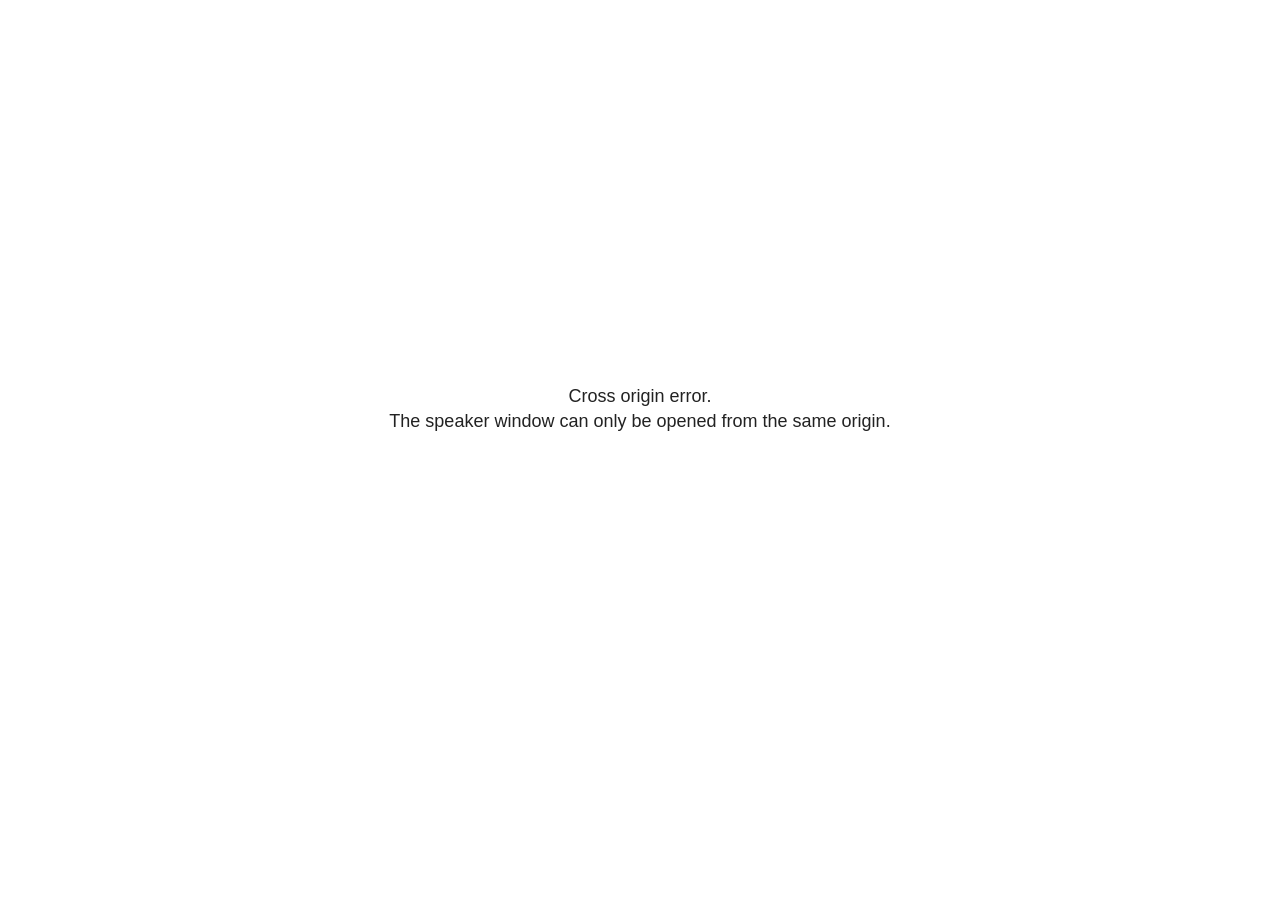
<file: eurocall_slides_files/libs/revealjs/plugin/notes/speaker-view.html>
<!--
	NOTE: You need to build the notes plugin after making changes to this file.
-->
<html lang="en">
	<head>
		<meta charset="utf-8">

		<title>reveal.js - Speaker View</title>

		<style>
			body {
				font-family: Helvetica;
				font-size: 18px;
			}

			#current-slide,
			#upcoming-slide,
			#speaker-controls {
				padding: 6px;
				box-sizing: border-box;
				-moz-box-sizing: border-box;
			}

			#current-slide iframe,
			#upcoming-slide iframe {
				width: 100%;
				height: 100%;
				border: 1px solid #ddd;
			}

			#current-slide .label,
			#upcoming-slide .label {
				position: absolute;
				top: 10px;
				left: 10px;
				z-index: 2;
			}

			#connection-status {
				position: absolute;
				top: 0;
				left: 0;
				width: 100%;
				height: 100%;
				z-index: 20;
				padding: 30% 20% 20% 20%;
				font-size: 18px;
				color: #222;
				background: #fff;
				text-align: center;
				box-sizing: border-box;
				line-height: 1.4;
			}

			.overlay-element {
				height: 34px;
				line-height: 34px;
				padding: 0 10px;
				text-shadow: none;
				background: rgba( 220, 220, 220, 0.8 );
				color: #222;
				font-size: 14px;
			}

			.overlay-element.interactive:hover {
				background: rgba( 220, 220, 220, 1 );
			}

			#current-slide {
				position: absolute;
				width: 60%;
				height: 100%;
				top: 0;
				left: 0;
				padding-right: 0;
			}

			#upcoming-slide {
				position: absolute;
				width: 40%;
				height: 40%;
				right: 0;
				top: 0;
			}

			/* Speaker controls */
			#speaker-controls {
				position: absolute;
				top: 40%;
				right: 0;
				width: 40%;
				height: 60%;
				overflow: auto;
				font-size: 18px;
			}

				.speaker-controls-time.hidden,
				.speaker-controls-notes.hidden {
					display: none;
				}

				.speaker-controls-time .label,
				.speaker-controls-pace .label,
				.speaker-controls-notes .label {
					text-transform: uppercase;
					font-weight: normal;
					font-size: 0.66em;
					color: #666;
					margin: 0;
				}

				.speaker-controls-time, .speaker-controls-pace {
					border-bottom: 1px solid rgba( 200, 200, 200, 0.5 );
					margin-bottom: 10px;
					padding: 10px 16px;
					padding-bottom: 20px;
					cursor: pointer;
				}

				.speaker-controls-time .reset-button {
					opacity: 0;
					float: right;
					color: #666;
					text-decoration: none;
				}
				.speaker-controls-time:hover .reset-button {
					opacity: 1;
				}

				.speaker-controls-time .timer,
				.speaker-controls-time .clock {
					width: 50%;
				}

				.speaker-controls-time .timer,
				.speaker-controls-time .clock,
				.speaker-controls-time .pacing .hours-value,
				.speaker-controls-time .pacing .minutes-value,
				.speaker-controls-time .pacing .seconds-value {
					font-size: 1.9em;
				}

				.speaker-controls-time .timer {
					float: left;
				}

				.speaker-controls-time .clock {
					float: right;
					text-align: right;
				}

				.speaker-controls-time span.mute {
					opacity: 0.3;
				}

				.speaker-controls-time .pacing-title {
					margin-top: 5px;
				}

				.speaker-controls-time .pacing.ahead {
					color: blue;
				}

				.speaker-controls-time .pacing.on-track {
					color: green;
				}

				.speaker-controls-time .pacing.behind {
					color: red;
				}

				.speaker-controls-notes {
					padding: 10px 16px;
				}

				.speaker-controls-notes .value {
					margin-top: 5px;
					line-height: 1.4;
					font-size: 1.2em;
				}

			/* Layout selector */
			#speaker-layout {
				position: absolute;
				top: 10px;
				right: 10px;
				color: #222;
				z-index: 10;
			}
				#speaker-layout select {
					position: absolute;
					width: 100%;
					height: 100%;
					top: 0;
					left: 0;
					border: 0;
					box-shadow: 0;
					cursor: pointer;
					opacity: 0;

					font-size: 1em;
					background-color: transparent;

					-moz-appearance: none;
					-webkit-appearance: none;
					-webkit-tap-highlight-color: rgba(0, 0, 0, 0);
				}

				#speaker-layout select:focus {
					outline: none;
					box-shadow: none;
				}

			.clear {
				clear: both;
			}

			/* Speaker layout: Wide */
			body[data-speaker-layout="wide"] #current-slide,
			body[data-speaker-layout="wide"] #upcoming-slide {
				width: 50%;
				height: 45%;
				padding: 6px;
			}

			body[data-speaker-layout="wide"] #current-slide {
				top: 0;
				left: 0;
			}

			body[data-speaker-layout="wide"] #upcoming-slide {
				top: 0;
				left: 50%;
			}

			body[data-speaker-layout="wide"] #speaker-controls {
				top: 45%;
				left: 0;
				width: 100%;
				height: 50%;
				font-size: 1.25em;
			}

			/* Speaker layout: Tall */
			body[data-speaker-layout="tall"] #current-slide,
			body[data-speaker-layout="tall"] #upcoming-slide {
				width: 45%;
				height: 50%;
				padding: 6px;
			}

			body[data-speaker-layout="tall"] #current-slide {
				top: 0;
				left: 0;
			}

			body[data-speaker-layout="tall"] #upcoming-slide {
				top: 50%;
				left: 0;
			}

			body[data-speaker-layout="tall"] #speaker-controls {
				padding-top: 40px;
				top: 0;
				left: 45%;
				width: 55%;
				height: 100%;
				font-size: 1.25em;
			}

			/* Speaker layout: Notes only */
			body[data-speaker-layout="notes-only"] #current-slide,
			body[data-speaker-layout="notes-only"] #upcoming-slide {
				display: none;
			}

			body[data-speaker-layout="notes-only"] #speaker-controls {
				padding-top: 40px;
				top: 0;
				left: 0;
				width: 100%;
				height: 100%;
				font-size: 1.25em;
			}

			@media screen and (max-width: 1080px) {
				body[data-speaker-layout="default"] #speaker-controls {
					font-size: 16px;
				}
			}

			@media screen and (max-width: 900px) {
				body[data-speaker-layout="default"] #speaker-controls {
					font-size: 14px;
				}
			}

			@media screen and (max-width: 800px) {
				body[data-speaker-layout="default"] #speaker-controls {
					font-size: 12px;
				}
			}

		</style>
	</head>

	<body>

		<div id="connection-status">Loading speaker view...</div>

		<div id="current-slide"></div>
		<div id="upcoming-slide"><span class="overlay-element label">Upcoming</span></div>
		<div id="speaker-controls">
			<div class="speaker-controls-time">
				<h4 class="label">Time <span class="reset-button">Click to Reset</span></h4>
				<div class="clock">
					<span class="clock-value">0:00 AM</span>
				</div>
				<div class="timer">
					<span class="hours-value">00</span><span class="minutes-value">:00</span><span class="seconds-value">:00</span>
				</div>
				<div class="clear"></div>

				<h4 class="label pacing-title" style="display: none">Pacing – Time to finish current slide</h4>
				<div class="pacing" style="display: none">
					<span class="hours-value">00</span><span class="minutes-value">:00</span><span class="seconds-value">:00</span>
				</div>
			</div>

			<div class="speaker-controls-notes hidden">
				<h4 class="label">Notes</h4>
				<div class="value"></div>
			</div>
		</div>
		<div id="speaker-layout" class="overlay-element interactive">
			<span class="speaker-layout-label"></span>
			<select class="speaker-layout-dropdown"></select>
		</div>

		<script>

			(function() {

				var notes,
					notesValue,
					currentState,
					currentSlide,
					upcomingSlide,
					layoutLabel,
					layoutDropdown,
					pendingCalls = {},
					lastRevealApiCallId = 0,
					connected = false

				var connectionStatus = document.querySelector( '#connection-status' );

				var SPEAKER_LAYOUTS = {
					'default': 'Default',
					'wide': 'Wide',
					'tall': 'Tall',
					'notes-only': 'Notes only'
				};

				setupLayout();

				let openerOrigin;

				try {
					openerOrigin = window.opener.location.origin;
				}
				catch ( error ) { console.warn( error ) }

				// In order to prevent XSS, the speaker view will only run if its
				// opener has the same origin as itself
				if( window.location.origin !== openerOrigin ) {
					connectionStatus.innerHTML = 'Cross origin error.<br>The speaker window can only be opened from the same origin.';
					return;
				}

				var connectionTimeout = setTimeout( function() {
					connectionStatus.innerHTML = 'Error connecting to main window.<br>Please try closing and reopening the speaker view.';
				}, 5000 );

				window.addEventListener( 'message', function( event ) {

					// Validate the origin of all messages to avoid parsing messages
					// that aren't meant for us. Ignore when running off file:// so
					// that the speaker view continues to work without a web server.
					if( window.location.origin !== event.origin && window.location.origin !== 'file://' ) {
						return
					}

					clearTimeout( connectionTimeout );
					connectionStatus.style.display = 'none';

					var data = JSON.parse( event.data );

					// The overview mode is only useful to the reveal.js instance
					// where navigation occurs so we don't sync it
					if( data.state ) delete data.state.overview;

					// Messages sent by the notes plugin inside of the main window
					if( data && data.namespace === 'reveal-notes' ) {
						if( data.type === 'connect' ) {
							handleConnectMessage( data );
						}
						else if( data.type === 'state' ) {
							handleStateMessage( data );
						}
						else if( data.type === 'return' ) {
							pendingCalls[data.callId](data.result);
							delete pendingCalls[data.callId];
						}
					}
					// Messages sent by the reveal.js inside of the current slide preview
					else if( data && data.namespace === 'reveal' ) {
						if( /ready/.test( data.eventName ) ) {
							// Send a message back to notify that the handshake is complete
							window.opener.postMessage( JSON.stringify({ namespace: 'reveal-notes', type: 'connected'} ), '*' );
						}
						else if( /slidechanged|fragmentshown|fragmenthidden|paused|resumed/.test( data.eventName ) && currentState !== JSON.stringify( data.state ) ) {

							dispatchStateToMainWindow( data.state );

						}
					}

				} );

				/**
				 * Updates the presentation in the main window to match the state
				 * of the presentation in the notes window.
				 */
				const dispatchStateToMainWindow = debounce(( state ) => {
					window.opener.postMessage( JSON.stringify({ method: 'setState', args: [ state ]} ), '*' );
				}, 500);

				/**
				 * Asynchronously calls the Reveal.js API of the main frame.
				 */
				function callRevealApi( methodName, methodArguments, callback ) {

					var callId = ++lastRevealApiCallId;
					pendingCalls[callId] = callback;
					window.opener.postMessage( JSON.stringify( {
						namespace: 'reveal-notes',
						type: 'call',
						callId: callId,
						methodName: methodName,
						arguments: methodArguments
					} ), '*' );

				}

				/**
				 * Called when the main window is trying to establish a
				 * connection.
				 */
				function handleConnectMessage( data ) {

					if( connected === false ) {
						connected = true;

						setupIframes( data );
						setupKeyboard();
						setupNotes();
						setupTimer();
						setupHeartbeat();
					}

				}

				/**
				 * Called when the main window sends an updated state.
				 */
				function handleStateMessage( data ) {

					// Store the most recently set state to avoid circular loops
					// applying the same state
					currentState = JSON.stringify( data.state );

					// No need for updating the notes in case of fragment changes
					if ( data.notes ) {
						notes.classList.remove( 'hidden' );
						notesValue.style.whiteSpace = data.whitespace;
						if( data.markdown ) {
							notesValue.innerHTML = marked( data.notes );
						}
						else {
							notesValue.innerHTML = data.notes;
						}
					}
					else {
						notes.classList.add( 'hidden' );
					}

					// Update the note slides
					currentSlide.contentWindow.postMessage( JSON.stringify({ method: 'setState', args: [ data.state ] }), '*' );
					upcomingSlide.contentWindow.postMessage( JSON.stringify({ method: 'setState', args: [ data.state ] }), '*' );
					upcomingSlide.contentWindow.postMessage( JSON.stringify({ method: 'next' }), '*' );

				}

				// Limit to max one state update per X ms
				handleStateMessage = debounce( handleStateMessage, 200 );

				/**
				 * Forward keyboard events to the current slide window.
				 * This enables keyboard events to work even if focus
				 * isn't set on the current slide iframe.
				 *
				 * Block F5 default handling, it reloads and disconnects
				 * the speaker notes window.
				 */
				function setupKeyboard() {

					document.addEventListener( 'keydown', function( event ) {
						if( event.keyCode === 116 || ( event.metaKey && event.keyCode === 82 ) ) {
							event.preventDefault();
							return false;
						}
						currentSlide.contentWindow.postMessage( JSON.stringify({ method: 'triggerKey', args: [ event.keyCode ] }), '*' );
					} );

				}

				/**
				 * Creates the preview iframes.
				 */
				function setupIframes( data ) {

					var params = [
						'receiver',
						'progress=false',
						'history=false',
						'transition=none',
						'autoSlide=0',
						'backgroundTransition=none'
					].join( '&' );

					var urlSeparator = /\?/.test(data.url) ? '&' : '?';
					var hash = '#/' + data.state.indexh + '/' + data.state.indexv;
					var currentURL = data.url + urlSeparator + params + '&scrollActivationWidth=false&postMessageEvents=true' + hash;
					var upcomingURL = data.url + urlSeparator + params + '&scrollActivationWidth=false&controls=false' + hash;

					currentSlide = document.createElement( 'iframe' );
					currentSlide.setAttribute( 'width', 1280 );
					currentSlide.setAttribute( 'height', 1024 );
					currentSlide.setAttribute( 'src', currentURL );
					document.querySelector( '#current-slide' ).appendChild( currentSlide );

					upcomingSlide = document.createElement( 'iframe' );
					upcomingSlide.setAttribute( 'width', 640 );
					upcomingSlide.setAttribute( 'height', 512 );
					upcomingSlide.setAttribute( 'src', upcomingURL );
					document.querySelector( '#upcoming-slide' ).appendChild( upcomingSlide );

				}

				/**
				 * Setup the notes UI.
				 */
				function setupNotes() {

					notes = document.querySelector( '.speaker-controls-notes' );
					notesValue = document.querySelector( '.speaker-controls-notes .value' );

				}

				/**
				 * We send out a heartbeat at all times to ensure we can
				 * reconnect with the main presentation window after reloads.
				 */
				function setupHeartbeat() {

					setInterval( () => {
						window.opener.postMessage( JSON.stringify({ namespace: 'reveal-notes', type: 'heartbeat'} ), '*' );
					}, 1000 );

				}

				function getTimings( callback ) {

					callRevealApi( 'getSlidesAttributes', [], function ( slideAttributes ) {
						callRevealApi( 'getConfig', [], function ( config ) {
							var totalTime = config.totalTime;
							var minTimePerSlide = config.minimumTimePerSlide || 0;
							var defaultTiming = config.defaultTiming;
							if ((defaultTiming == null) && (totalTime == null)) {
								callback(null);
								return;
							}
							// Setting totalTime overrides defaultTiming
							if (totalTime) {
								defaultTiming = 0;
							}
							var timings = [];
							for ( var i in slideAttributes ) {
								var slide = slideAttributes[ i ];
								var timing = defaultTiming;
								if( slide.hasOwnProperty( 'data-timing' )) {
									var t = slide[ 'data-timing' ];
									timing = parseInt(t);
									if( isNaN(timing) ) {
										console.warn("Could not parse timing '" + t + "' of slide " + i + "; using default of " + defaultTiming);
										timing = defaultTiming;
									}
								}
								timings.push(timing);
							}
							if ( totalTime ) {
								// After we've allocated time to individual slides, we summarize it and
								// subtract it from the total time
								var remainingTime = totalTime - timings.reduce( function(a, b) { return a + b; }, 0 );
								// The remaining time is divided by the number of slides that have 0 seconds
								// allocated at the moment, giving the average time-per-slide on the remaining slides
								var remainingSlides = (timings.filter( function(x) { return x == 0 }) ).length
								var timePerSlide = Math.round( remainingTime / remainingSlides, 0 )
								// And now we replace every zero-value timing with that average
								timings = timings.map( function(x) { return (x==0 ? timePerSlide : x) } );
							}
							var slidesUnderMinimum = timings.filter( function(x) { return (x < minTimePerSlide) } ).length
							if ( slidesUnderMinimum ) {
								message = "The pacing time for " + slidesUnderMinimum + " slide(s) is under the configured minimum of " + minTimePerSlide + " seconds. Check the data-timing attribute on individual slides, or consider increasing the totalTime or minimumTimePerSlide configuration options (or removing some slides).";
								alert(message);
							}
							callback( timings );
						} );
					} );

				}

				/**
				 * Return the number of seconds allocated for presenting
				 * all slides up to and including this one.
				 */
				function getTimeAllocated( timings, callback ) {

					callRevealApi( 'getSlidePastCount', [], function ( currentSlide ) {
						var allocated = 0;
						for (var i in timings.slice(0, currentSlide + 1)) {
							allocated += timings[i];
						}
						callback( allocated );
					} );

				}

				/**
				 * Create the timer and clock and start updating them
				 * at an interval.
				 */
				function setupTimer() {

					var start = new Date(),
					timeEl = document.querySelector( '.speaker-controls-time' ),
					clockEl = timeEl.querySelector( '.clock-value' ),
					hoursEl = timeEl.querySelector( '.hours-value' ),
					minutesEl = timeEl.querySelector( '.minutes-value' ),
					secondsEl = timeEl.querySelector( '.seconds-value' ),
					pacingTitleEl = timeEl.querySelector( '.pacing-title' ),
					pacingEl = timeEl.querySelector( '.pacing' ),
					pacingHoursEl = pacingEl.querySelector( '.hours-value' ),
					pacingMinutesEl = pacingEl.querySelector( '.minutes-value' ),
					pacingSecondsEl = pacingEl.querySelector( '.seconds-value' );

					var timings = null;
					getTimings( function ( _timings ) {

						timings = _timings;
						if (_timings !== null) {
							pacingTitleEl.style.removeProperty('display');
							pacingEl.style.removeProperty('display');
						}

						// Update once directly
						_updateTimer();

						// Then update every second
						setInterval( _updateTimer, 1000 );

					} );


					function _resetTimer() {

						if (timings == null) {
							start = new Date();
							_updateTimer();
						}
						else {
							// Reset timer to beginning of current slide
							getTimeAllocated( timings, function ( slideEndTimingSeconds ) {
								var slideEndTiming = slideEndTimingSeconds * 1000;
								callRevealApi( 'getSlidePastCount', [], function ( currentSlide ) {
									var currentSlideTiming = timings[currentSlide] * 1000;
									var previousSlidesTiming = slideEndTiming - currentSlideTiming;
									var now = new Date();
									start = new Date(now.getTime() - previousSlidesTiming);
									_updateTimer();
								} );
							} );
						}

					}

					timeEl.addEventListener( 'click', function() {
						_resetTimer();
						return false;
					} );

					function _displayTime( hrEl, minEl, secEl, time) {

						var sign = Math.sign(time) == -1 ? "-" : "";
						time = Math.abs(Math.round(time / 1000));
						var seconds = time % 60;
						var minutes = Math.floor( time / 60 ) % 60 ;
						var hours = Math.floor( time / ( 60 * 60 )) ;
						hrEl.innerHTML = sign + zeroPadInteger( hours );
						if (hours == 0) {
							hrEl.classList.add( 'mute' );
						}
						else {
							hrEl.classList.remove( 'mute' );
						}
						minEl.innerHTML = ':' + zeroPadInteger( minutes );
						if (hours == 0 && minutes == 0) {
							minEl.classList.add( 'mute' );
						}
						else {
							minEl.classList.remove( 'mute' );
						}
						secEl.innerHTML = ':' + zeroPadInteger( seconds );
					}

					function _updateTimer() {

						var diff, hours, minutes, seconds,
						now = new Date();

						diff = now.getTime() - start.getTime();

						clockEl.innerHTML = now.toLocaleTimeString( 'en-US', { hour12: true, hour: '2-digit', minute:'2-digit' } );
						_displayTime( hoursEl, minutesEl, secondsEl, diff );
						if (timings !== null) {
							_updatePacing(diff);
						}

					}

					function _updatePacing(diff) {

						getTimeAllocated( timings, function ( slideEndTimingSeconds ) {
							var slideEndTiming = slideEndTimingSeconds * 1000;

							callRevealApi( 'getSlidePastCount', [], function ( currentSlide ) {
								var currentSlideTiming = timings[currentSlide] * 1000;
								var timeLeftCurrentSlide = slideEndTiming - diff;
								if (timeLeftCurrentSlide < 0) {
									pacingEl.className = 'pacing behind';
								}
								else if (timeLeftCurrentSlide < currentSlideTiming) {
									pacingEl.className = 'pacing on-track';
								}
								else {
									pacingEl.className = 'pacing ahead';
								}
								_displayTime( pacingHoursEl, pacingMinutesEl, pacingSecondsEl, timeLeftCurrentSlide );
							} );
						} );
					}

				}

				/**
				 * Sets up the speaker view layout and layout selector.
				 */
				function setupLayout() {

					layoutDropdown = document.querySelector( '.speaker-layout-dropdown' );
					layoutLabel = document.querySelector( '.speaker-layout-label' );

					// Render the list of available layouts
					for( var id in SPEAKER_LAYOUTS ) {
						var option = document.createElement( 'option' );
						option.setAttribute( 'value', id );
						option.textContent = SPEAKER_LAYOUTS[ id ];
						layoutDropdown.appendChild( option );
					}

					// Monitor the dropdown for changes
					layoutDropdown.addEventListener( 'change', function( event ) {

						setLayout( layoutDropdown.value );

					}, false );

					// Restore any currently persisted layout
					setLayout( getLayout() );

				}

				/**
				 * Sets a new speaker view layout. The layout is persisted
				 * in local storage.
				 */
				function setLayout( value ) {

					var title = SPEAKER_LAYOUTS[ value ];

					layoutLabel.innerHTML = 'Layout' + ( title ? ( ': ' + title ) : '' );
					layoutDropdown.value = value;

					document.body.setAttribute( 'data-speaker-layout', value );

					// Persist locally
					if( supportsLocalStorage() ) {
						window.localStorage.setItem( 'reveal-speaker-layout', value );
					}

				}

				/**
				 * Returns the ID of the most recently set speaker layout
				 * or our default layout if none has been set.
				 */
				function getLayout() {

					if( supportsLocalStorage() ) {
						var layout = window.localStorage.getItem( 'reveal-speaker-layout' );
						if( layout ) {
							return layout;
						}
					}

					// Default to the first record in the layouts hash
					for( var id in SPEAKER_LAYOUTS ) {
						return id;
					}

				}

				function supportsLocalStorage() {

					try {
						localStorage.setItem('test', 'test');
						localStorage.removeItem('test');
						return true;
					}
					catch( e ) {
						return false;
					}

				}

				function zeroPadInteger( num ) {

					var str = '00' + parseInt( num );
					return str.substring( str.length - 2 );

				}

				/**
				 * Limits the frequency at which a function can be called.
				 */
				function debounce( fn, ms ) {

					var lastTime = 0,
						timeout;

					return function() {

						var args = arguments;
						var context = this;

						clearTimeout( timeout );

						var timeSinceLastCall = Date.now() - lastTime;
						if( timeSinceLastCall > ms ) {
							fn.apply( context, args );
							lastTime = Date.now();
						}
						else {
							timeout = setTimeout( function() {
								fn.apply( context, args );
								lastTime = Date.now();
							}, ms - timeSinceLastCall );
						}

					}

				}

			})();

		</script>
	</body>
</html>
</file>
<file: docs/app.css>
/* MoveStepViz - Modern Interactive Webpage Styles */
@import url('https://fonts.googleapis.com/css2?family=Plus+Jakarta+Sans:wght@400;500;600;700;800&family=JetBrains+Mono:wght@400;500;600&display=swap');

:root {
  --font-main: 'Plus Jakarta Sans', -apple-system, BlinkMacSystemFont, 'Segoe UI', Roboto, sans-serif;
  --font-mono: 'JetBrains Mono', monospace;

  /* Color System */
  --bg-app: #f8fafc;
  --bg-surface: #ffffff;
  --bg-sidebar: #ffffff;
  --bg-muted: #f1f5f9;
  --bg-hover: #e2e8f0;

  --border-subtle: #e2e8f0;
  --border-focus: #3b82f6;

  --text-primary: #0f172a;
  --text-secondary: #475569;
  --text-muted: #94a3b8;
  --text-on-accent: #ffffff;

  --accent-primary: #2563eb;
  --accent-primary-hover: #1d4ed8;
  --accent-subtle: #eff6ff;

  --shadow-sm: 0 1px 2px 0 rgb(0 0 0 / 0.05);
  --shadow-md: 0 4px 6px -1px rgb(0 0 0 / 0.08), 0 2px 4px -2px rgb(0 0 0 / 0.06);
  --shadow-lg: 0 10px 15px -3px rgb(0 0 0 / 0.08), 0 4px 6px -4px rgb(0 0 0 / 0.04);

  --radius-sm: 6px;
  --radius-md: 10px;
  --radius-lg: 14px;
}

* {
  box-sizing: border-box;
  margin: 0;
  padding: 0;
}

html, body {
  height: 100vh;
  max-height: 100vh;
  overflow: hidden;
  margin: 0;
  padding: 0;
}

body {
  font-family: var(--font-main);
  background-color: var(--bg-app);
  color: var(--text-primary);
  height: 100vh;
  max-height: 100vh;
  display: flex;
  flex-direction: column;
  line-height: 1.5;
  -webkit-font-smoothing: antialiased;
  overflow: hidden;
}

/* Header */
.app-header {
  height: 60px;
  flex-shrink: 0;
  background: var(--bg-surface);
  border-bottom: 1px solid var(--border-subtle);
  display: flex;
  align-items: center;
  justify-content: space-between;
  padding: 0 1.5rem;
  position: sticky;
  top: 0;
  z-index: 50;
}

.brand {
  display: flex;
  align-items: center;
  gap: 0.75rem;
}

.brand-icon {
  width: 32px;
  height: 32px;
  background: linear-gradient(135deg, #2563eb, #7c3aed);
  border-radius: var(--radius-sm);
  display: flex;
  align-items: center;
  justify-content: center;
  color: #ffffff;
  font-size: 1.1rem;
  font-weight: 800;
  box-shadow: var(--shadow-sm);
}

.brand-title {
  font-size: 1.15rem;
  font-weight: 700;
  color: var(--text-primary);
  letter-spacing: -0.02em;
}

.brand-badge {
  font-size: 0.7rem;
  font-weight: 600;
  background: var(--accent-subtle);
  color: var(--accent-primary);
  padding: 0.15rem 0.5rem;
  border-radius: 9999px;
  border: 1px solid #bfdbfe;
}

.header-actions {
  display: flex;
  align-items: center;
  gap: 0.75rem;
}

.header-btn {
  display: inline-flex;
  align-items: center;
  gap: 0.4rem;
  font-size: 0.85rem;
  font-weight: 500;
  color: var(--text-secondary);
  text-decoration: none;
  padding: 0.4rem 0.75rem;
  border-radius: var(--radius-sm);
  border: 1px solid var(--border-subtle);
  background: var(--bg-surface);
  cursor: pointer;
  transition: all 0.15s ease;
}

.header-btn:hover {
  background: var(--bg-muted);
  color: var(--text-primary);
  border-color: #cbd5e1;
}

/* App Layout */
.app-layout {
  display: flex;
  flex: 1;
  overflow: hidden;
  height: calc(100vh - 60px);
}

/* Sidebar Controls */
.sidebar {
  width: 35%;
  min-width: 340px;
  max-width: 45%;
  flex-shrink: 0;
  height: 100%;
  max-height: 100%;
  background: var(--bg-sidebar);
  border-right: 1px solid var(--border-subtle);
  overflow-y: auto;
  overflow-x: hidden;
  display: flex;
  flex-direction: column;
  gap: 1.15rem;
  padding: 1.25rem;
}

/* Sections */
.panel-section {
  background: #ffffff;
  border: 1px solid var(--border-subtle);
  border-radius: var(--radius-md);
  padding: 1rem;
  box-shadow: var(--shadow-sm);
}

.section-header {
  display: flex;
  align-items: center;
  justify-content: space-between;
  margin-bottom: 0.75rem;
}

.section-title {
  font-size: 0.88rem;
  font-weight: 700;
  text-transform: uppercase;
  letter-spacing: 0.04em;
  color: var(--text-secondary);
  display: flex;
  align-items: center;
  gap: 0.4rem;
}

/* Sample presets bar */
.sample-presets {
  display: flex;
  gap: 0.4rem;
  margin-bottom: 0.75rem;
  flex-wrap: wrap;
}

.sample-chip {
  font-size: 0.75rem;
  font-weight: 600;
  padding: 0.25rem 0.6rem;
  background: var(--bg-muted);
  border: 1px solid var(--border-subtle);
  border-radius: 9999px;
  color: var(--text-secondary);
  cursor: pointer;
  transition: all 0.15s ease;
}

.sample-chip:hover {
  background: var(--accent-subtle);
  border-color: #93c5fd;
  color: var(--accent-primary);
}

/* Upload Dropzone */
.dropzone {
  border: 2px dashed #cbd5e1;
  border-radius: var(--radius-sm);
  padding: 0.9rem;
  text-align: center;
  cursor: pointer;
  background: #f8fafc;
  transition: all 0.2s ease;
  margin-bottom: 0.75rem;
}

.dropzone:hover, .dropzone.dragover {
  border-color: var(--accent-primary);
  background: var(--accent-subtle);
}

.dropzone-text {
  font-size: 0.8rem;
  color: var(--text-secondary);
}

.dropzone-sub {
  font-size: 0.7rem;
  color: var(--text-muted);
  margin-top: 0.2rem;
}

/* Textarea input */
.data-textarea {
  width: 100%;
  height: 110px;
  padding: 0.6rem;
  font-family: var(--font-mono);
  font-size: 0.8rem;
  border: 1px solid var(--border-subtle);
  border-radius: var(--radius-sm);
  background: #ffffff;
  color: var(--text-primary);
  resize: vertical;
  line-height: 1.4;
  outline: none;
  transition: border-color 0.15s ease;
}

.data-textarea:focus {
  border-color: var(--border-focus);
  box-shadow: 0 0 0 2px rgba(59, 130, 246, 0.15);
}

.data-stats-bar {
  display: flex;
  align-items: center;
  justify-content: space-between;
  margin-top: 0.5rem;
  font-size: 0.75rem;
  color: var(--text-secondary);
}

.status-pill {
  display: inline-flex;
  align-items: center;
  gap: 0.3rem;
  padding: 0.15rem 0.5rem;
  border-radius: 9999px;
  background: #dcfce7;
  color: #166534;
  font-weight: 600;
  font-size: 0.7rem;
}

.status-pill.warn {
  background: #fef3c7;
  color: #92400e;
}

/* Form Elements */
.form-group {
  margin-bottom: 0.85rem;
}

.form-group:last-child {
  margin-bottom: 0;
}

.form-label {
  display: block;
  font-size: 0.8rem;
  font-weight: 600;
  color: var(--text-secondary);
  margin-bottom: 0.35rem;
}

.form-select, .form-input {
  width: 100%;
  padding: 0.45rem 0.65rem;
  font-size: 0.85rem;
  font-family: var(--font-main);
  border: 1px solid var(--border-subtle);
  border-radius: var(--radius-sm);
  background: #ffffff;
  color: var(--text-primary);
  outline: none;
  transition: border-color 0.15s ease;
}

.form-select:focus, .form-input:focus {
  border-color: var(--border-focus);
  box-shadow: 0 0 0 2px rgba(59, 130, 246, 0.15);
}

.citation-box {
  font-size: 0.72rem;
  font-style: italic;
  color: var(--text-muted);
  background: #f8fafc;
  padding: 0.45rem 0.65rem;
  border-radius: var(--radius-sm);
  border: 1px solid var(--border-subtle);
  margin-top: 0.35rem;
}

/* Radio Pill Group */
.radio-group-pills {
  display: grid;
  grid-template-columns: repeat(2, 1fr);
  gap: 0.35rem;
}

.radio-pill {
  position: relative;
}

.radio-pill input {
  position: absolute;
  opacity: 0;
  width: 0;
  height: 0;
}

.radio-pill label {
  display: flex;
  flex-direction: column;
  align-items: center;
  justify-content: center;
  padding: 0.4rem 0.5rem;
  border: 1px solid var(--border-subtle);
  border-radius: var(--radius-sm);
  background: var(--bg-muted);
  font-size: 0.78rem;
  font-weight: 600;
  color: var(--text-secondary);
  cursor: pointer;
  transition: all 0.15s ease;
  text-align: center;
}

.radio-pill label span.desc {
  font-size: 0.68rem;
  font-weight: 400;
  color: var(--text-muted);
}

.radio-pill input:checked + label {
  background: var(--accent-subtle);
  border-color: var(--accent-primary);
  color: var(--accent-primary);
}

/* Switch Toggle Row */
.toggle-row {
  display: flex;
  align-items: center;
  justify-content: space-between;
  padding: 0.4rem 0;
  border-bottom: 1px solid #f1f5f9;
}

.toggle-row:last-child {
  border-bottom: none;
}

.toggle-info {
  display: flex;
  flex-direction: column;
}

.toggle-title {
  font-size: 0.82rem;
  font-weight: 600;
  color: var(--text-primary);
}

.toggle-desc {
  font-size: 0.7rem;
  color: var(--text-muted);
}

/* Switch Input */
.switch {
  position: relative;
  display: inline-block;
  width: 38px;
  height: 22px;
}

.switch input {
  opacity: 0;
  width: 0;
  height: 0;
}

.slider {
  position: absolute;
  cursor: pointer;
  top: 0; left: 0; right: 0; bottom: 0;
  background-color: #cbd5e1;
  transition: .2s;
  border-radius: 34px;
}

.slider:before {
  position: absolute;
  content: "";
  height: 16px;
  width: 16px;
  left: 3px;
  bottom: 3px;
  background-color: white;
  transition: .2s;
  border-radius: 50%;
}

input:checked + .slider {
  background-color: var(--accent-primary);
}

input:checked + .slider:before {
  transform: translateX(16px);
}

/* Range Sliders */
.range-group {
  margin-top: 0.6rem;
}

.range-header {
  display: flex;
  justify-content: space-between;
  font-size: 0.75rem;
  color: var(--text-secondary);
  margin-bottom: 0.2rem;
}

.form-range {
  width: 100%;
  accent-color: var(--accent-primary);
  cursor: pointer;
}

/* Export Buttons Grid */
.export-grid {
  display: grid;
  grid-template-columns: repeat(2, 1fr);
  gap: 0.5rem;
  margin-top: 0.5rem;
}

.btn {
  display: inline-flex;
  align-items: center;
  justify-content: center;
  gap: 0.4rem;
  font-size: 0.82rem;
  font-weight: 600;
  padding: 0.55rem 0.8rem;
  border-radius: var(--radius-sm);
  border: 1px solid transparent;
  cursor: pointer;
  transition: all 0.15s ease;
  text-decoration: none;
}

.btn-primary {
  background: var(--accent-primary);
  color: #ffffff;
}

.btn-primary:hover {
  background: var(--accent-primary-hover);
}

.btn-secondary {
  background: var(--bg-muted);
  color: var(--text-primary);
  border-color: var(--border-subtle);
}

.btn-secondary:hover {
  background: #e2e8f0;
}

.btn-full {
  grid-column: span 2;
}

/* Palette Overrides Drawer */
.palette-list {
  max-height: 520px;
  overflow-y: auto;
  margin-top: 0.5rem;
  border: 1px solid var(--border-subtle);
  border-radius: var(--radius-sm);
  padding: 0.5rem;
}

.palette-item {
  display: flex;
  align-items: center;
  justify-content: space-between;
  padding: 0.32rem 0.5rem;
  font-size: 0.75rem;
  border-radius: var(--radius-sm);
  transition: background 0.15s ease;
}

.palette-item:hover {
  background: #f1f5f9;
}

.palette-color-picker {
  -webkit-appearance: none;
  -moz-appearance: none;
  appearance: none;
  width: 22px;
  height: 22px;
  border: none;
  border-radius: 4px;
  cursor: pointer;
  background: none;
}

.palette-color-picker::-webkit-color-swatch-wrapper {
  padding: 0;
}

.palette-color-picker::-webkit-color-swatch {
  border: 1px solid #cbd5e1;
  border-radius: 4px;
}

/* Visualization Main Viewport */
.viz-container {
  flex: 1;
  width: 65%;
  display: flex;
  flex-direction: column;
  overflow: hidden; /* No scrolling in the right panel */
  background: #f8fafc;
  height: 100%;
}

/* Top toolbar */
.viz-toolbar {
  background: #ffffff;
  border-bottom: 1px solid var(--border-subtle);
  padding: 0.55rem 1.25rem;
  display: flex;
  align-items: center;
  justify-content: space-between;
  gap: 1rem;
  flex-shrink: 0;
  flex-wrap: wrap;
}

.stats-pills {
  display: flex;
  gap: 0.5rem;
  align-items: center;
  flex-wrap: wrap;
}

/* Export Box in Right Panel */
.export-box-right {
  display: flex;
  align-items: center;
  gap: 0.45rem;
  background: var(--bg-muted);
  border: 1px solid var(--border-subtle);
  border-radius: var(--radius-sm);
  padding: 0.25rem 0.5rem;
}

.export-box-title {
  font-size: 0.76rem;
  font-weight: 700;
  color: var(--text-secondary);
  display: flex;
  align-items: center;
  gap: 0.25rem;
  margin-right: 0.2rem;
  text-transform: uppercase;
  letter-spacing: 0.03em;
}

.export-box-right .btn {
  background: #2563eb;
  color: #ffffff !important;
  border: 1px solid #2563eb;
  font-size: 0.75rem;
  padding: 0.32rem 0.65rem;
  gap: 0.3rem;
  border-radius: var(--radius-sm);
  font-weight: 600;
  box-shadow: 0 1px 2px rgba(0, 0, 0, 0.05);
  transition: all 0.15s ease;
}

.export-box-right .btn:hover {
  background: #1d4ed8;
  border-color: #1d4ed8;
  color: #ffffff !important;
}

.export-box-right .btn svg {
  stroke: #ffffff;
}

.btn-sm {
  font-size: 0.75rem;
  padding: 0.32rem 0.65rem;
  gap: 0.3rem;
  border-radius: var(--radius-sm);
  font-weight: 600;
}

.stat-pill {
  font-size: 0.75rem;
  font-weight: 500;
  color: var(--text-secondary);
  background: var(--bg-muted);
  padding: 0.2rem 0.6rem;
  border-radius: 9999px;
  border: 1px solid var(--border-subtle);
}

.stat-pill strong {
  color: var(--text-primary);
}

/* Canvas Area */
.canvas-wrapper {
  flex: 1;
  overflow: hidden; /* No scrolling in the canvas area */
  padding: 1rem 1.25rem;
  display: flex;
  align-items: center;
  justify-content: center;
  min-height: 0;
}

.svg-card {
  position: relative;
  background: #ffffff;
  border-radius: var(--radius-md);
  border: 1px solid var(--border-subtle);
  box-shadow: var(--shadow-md);
  padding: 1rem 1.25rem;
  width: 100%;
  height: 100%;
  max-width: 100%;
  max-height: 100%;
  display: flex;
  align-items: center;
  justify-content: center;
  overflow: hidden;
  box-sizing: border-box;
  transition: all 0.2s ease;
}

#chart-viewport {
  width: 100%;
  height: 100%;
  display: flex;
  align-items: center;
  justify-content: center;
  overflow: hidden;
  position: relative;
}

#chart-viewport.can-pan {
  cursor: grab;
}

#chart-viewport.is-panning {
  cursor: grabbing;
}

.movestep-svg {
  width: 100%;
  height: 100%;
  max-width: 100%;
  max-height: 100%;
  display: block;
  transform-origin: center center;
  will-change: transform;
}

/* Floating Canvas Zoom Bar */
.canvas-zoom-bar {
  position: absolute;
  bottom: 1rem;
  right: 1.25rem;
  display: flex;
  align-items: center;
  gap: 3px;
  background: rgba(255, 255, 255, 0.92);
  backdrop-filter: blur(8px);
  border: 1px solid var(--border-subtle);
  border-radius: 9999px;
  box-shadow: 0 4px 14px rgba(15, 23, 42, 0.1);
  padding: 3px 5px;
  z-index: 25;
}

.zoom-btn {
  display: flex;
  align-items: center;
  justify-content: center;
  width: 28px;
  height: 28px;
  border: none;
  background: transparent;
  border-radius: 9999px;
  color: var(--text-secondary);
  cursor: pointer;
  transition: all 0.15s ease;
}

.zoom-btn:hover {
  background: #f1f5f9;
  color: var(--accent-primary);
}

.zoom-btn:active {
  transform: scale(0.92);
}

.zoom-badge-btn {
  border: none;
  background: transparent;
  padding: 0 0.4rem;
  font-size: 0.74rem;
  font-weight: 700;
  font-family: var(--font-mono);
  color: var(--text-primary);
  cursor: pointer;
  border-radius: 4px;
  transition: all 0.15s ease;
  min-width: 44px;
  text-align: center;
}

.zoom-badge-btn:hover {
  color: var(--accent-primary);
  background: #eff6ff;
}

/* Unmatched Steps Popup on Canvas (Right-hand side, below Export boxes) */
.unmatched-steps-popup {
  position: absolute;
  top: 1rem;
  right: 1.25rem;
  z-index: 30;
  max-width: 400px;
  background: rgba(255, 251, 235, 0.96);
  border: 1px solid #fde68a;
  border-radius: var(--radius-sm);
  box-shadow: 0 4px 16px rgba(180, 83, 9, 0.12), 0 1px 3px rgba(0, 0, 0, 0.05);
  backdrop-filter: blur(8px);
  padding: 0.65rem 0.85rem;
  animation: fadeInDown 0.2s ease-out;
}

@keyframes fadeInDown {
  from {
    opacity: 0;
    transform: translateY(-6px);
  }
  to {
    opacity: 1;
    transform: translateY(0);
  }
}

.unmatched-popup-header {
  display: flex;
  align-items: flex-start;
  justify-content: space-between;
  gap: 0.5rem;
}

.unmatched-popup-title {
  display: flex;
  align-items: center;
  gap: 0.45rem;
  font-size: 0.77rem;
  font-weight: 700;
  color: #92400e;
  line-height: 1.25;
}

.unmatched-popup-close {
  background: transparent;
  border: none;
  font-size: 1.3rem;
  font-weight: bold;
  line-height: 1;
  color: #b45309;
  cursor: pointer;
  padding: 0 5px;
  border-radius: 4px;
  pointer-events: auto;
  user-select: none;
  display: flex;
  align-items: center;
  justify-content: center;
  transition: all 0.15s ease;
}

.unmatched-popup-close:hover {
  background: rgba(254, 243, 199, 0.9);
  color: #78350f;
  transform: scale(1.1);
}

.unmatched-steps-list {
  display: flex;
  flex-wrap: wrap;
  gap: 0.35rem;
  margin-top: 0.45rem;
}

.unmatched-chip {
  display: inline-flex;
  align-items: center;
  padding: 0.18rem 0.45rem;
  font-size: 0.72rem;
  font-weight: 600;
  font-family: var(--font-mono);
  background: #fef3c7;
  color: #b45309;
  border: 1px solid #fcd34d;
  border-radius: 4px;
}

.svg-card.transparent-bg {
  background-image: linear-gradient(45deg, #f1f5f9 25%, transparent 25%),
                    linear-gradient(-45deg, #f1f5f9 25%, transparent 25%),
                    linear-gradient(45deg, transparent 75%, #f1f5f9 75%),
                    linear-gradient(-45deg, transparent 75%, #f1f5f9 75%);
  background-size: 16px 16px;
  background-position: 0 0, 0 8px, 8px -8px, -8px 0px;
}

/* Empty State */
.empty-state {
  padding: 4rem 2rem;
  text-align: center;
  color: var(--text-secondary);
}

.empty-icon {
  font-size: 3rem;
  margin-bottom: 0.75rem;
}

.empty-state h3 {
  font-size: 1.1rem;
  font-weight: 700;
  color: var(--text-primary);
  margin-bottom: 0.3rem;
}

.empty-state p {
  font-size: 0.85rem;
  color: var(--text-muted);
  max-width: 380px;
  margin: 0 auto;
}

/* Floating Tooltip */
.viz-tooltip {
  position: fixed;
  display: none;
  pointer-events: none;
  background: #0f172a;
  color: #f8fafc;
  padding: 0.6rem 0.85rem;
  border-radius: var(--radius-sm);
  font-size: 0.75rem;
  max-width: 320px;
  box-shadow: var(--shadow-lg);
  z-index: 1000;
  line-height: 1.4;
  border: 1px solid #334155;
}

.viz-tooltip .tip-header {
  font-weight: 700;
  font-size: 0.82rem;
  margin-bottom: 0.2rem;
  color: #60a5fa;
}

.viz-tooltip .tip-move {
  font-size: 0.7rem;
  color: #94a3b8;
  margin-bottom: 0.3rem;
}

.viz-tooltip .tip-desc {
  font-size: 0.72rem;
  color: #cbd5e1;
}

.viz-tooltip .tip-text {
  margin-top: 0.4rem;
  padding-top: 0.4rem;
  border-top: 1px solid #334155;
  font-style: italic;
  color: #e2e8f0;
}

/* Inspector Bottom Drawer */
.inspector-card {
  background: #ffffff;
  border-top: 1px solid var(--border-subtle);
  padding: 0.55rem 1.5rem;
  display: flex;
  align-items: center;
  justify-content: space-between;
  gap: 1rem;
  min-height: 52px;
  flex-shrink: 0;
}

.inspector-info {
  display: flex;
  align-items: center;
  gap: 1rem;
  flex: 1;
}

.inspector-badge {
  font-size: 0.8rem;
  font-weight: 700;
  padding: 0.3rem 0.7rem;
  border-radius: var(--radius-sm);
  color: #ffffff;
  white-space: nowrap;
}

.inspector-details {
  display: flex;
  flex-direction: column;
}

.inspector-title {
  font-size: 0.82rem;
  font-weight: 700;
  color: var(--text-primary);
}

.inspector-sentence {
  font-size: 0.78rem;
  color: var(--text-secondary);
  font-style: italic;
  max-width: 800px;
  overflow: hidden;
  text-overflow: ellipsis;
  white-space: nowrap;
}

/* Modal for Custom Scheme */
.modal-overlay {
  position: fixed;
  top: 0; left: 0; right: 0; bottom: 0;
  background: rgba(15, 23, 42, 0.6);
  display: none;
  align-items: center;
  justify-content: center;
  z-index: 200;
  backdrop-filter: blur(2px);
}

.modal-overlay.open {
  display: flex;
}

.modal-box {
  background: #ffffff;
  border-radius: var(--radius-md);
  padding: 1.5rem;
  width: 520px;
  max-width: 90vw;
  box-shadow: var(--shadow-lg);
}

.modal-header {
  display: flex;
  justify-content: space-between;
  align-items: center;
  margin-bottom: 1rem;
}

.modal-title {
  font-size: 1rem;
  font-weight: 700;
}

.modal-close {
  background: none;
  border: none;
  font-size: 1.25rem;
  cursor: pointer;
  color: var(--text-muted);
}

.modal-textarea {
  width: 100%;
  height: 180px;
  font-family: var(--font-mono);
  font-size: 0.8rem;
  padding: 0.5rem;
  border: 1px solid var(--border-subtle);
  border-radius: var(--radius-sm);
  margin-bottom: 1rem;
}

/* Draggable Legend Blocks & Snap-to-Align */
.legend-move-block {
  cursor: grab;
  user-select: none;
  touch-action: none;
}

.legend-move-block .legend-block-bg {
  transition: fill 0.15s ease, stroke 0.15s ease;
}

.legend-move-block:hover .legend-block-bg {
  fill: rgba(241, 245, 249, 0.7);
  stroke: #cbd5e1;
  stroke-dasharray: 3, 3;
}

.legend-move-block.is-dragging {
  cursor: grabbing;
  opacity: 0.92;
  filter: drop-shadow(0 4px 10px rgba(0, 0, 0, 0.15));
}

.legend-move-block.is-dragging .legend-block-bg {
  fill: rgba(239, 246, 255, 0.95);
  stroke: #3b82f6;
  stroke-width: 1.5;
  stroke-dasharray: none;
}

.snap-guide {
  stroke: #2563eb;
  stroke-width: 1.5;
  stroke-dasharray: 4, 4;
  pointer-events: none;
}
</file>
